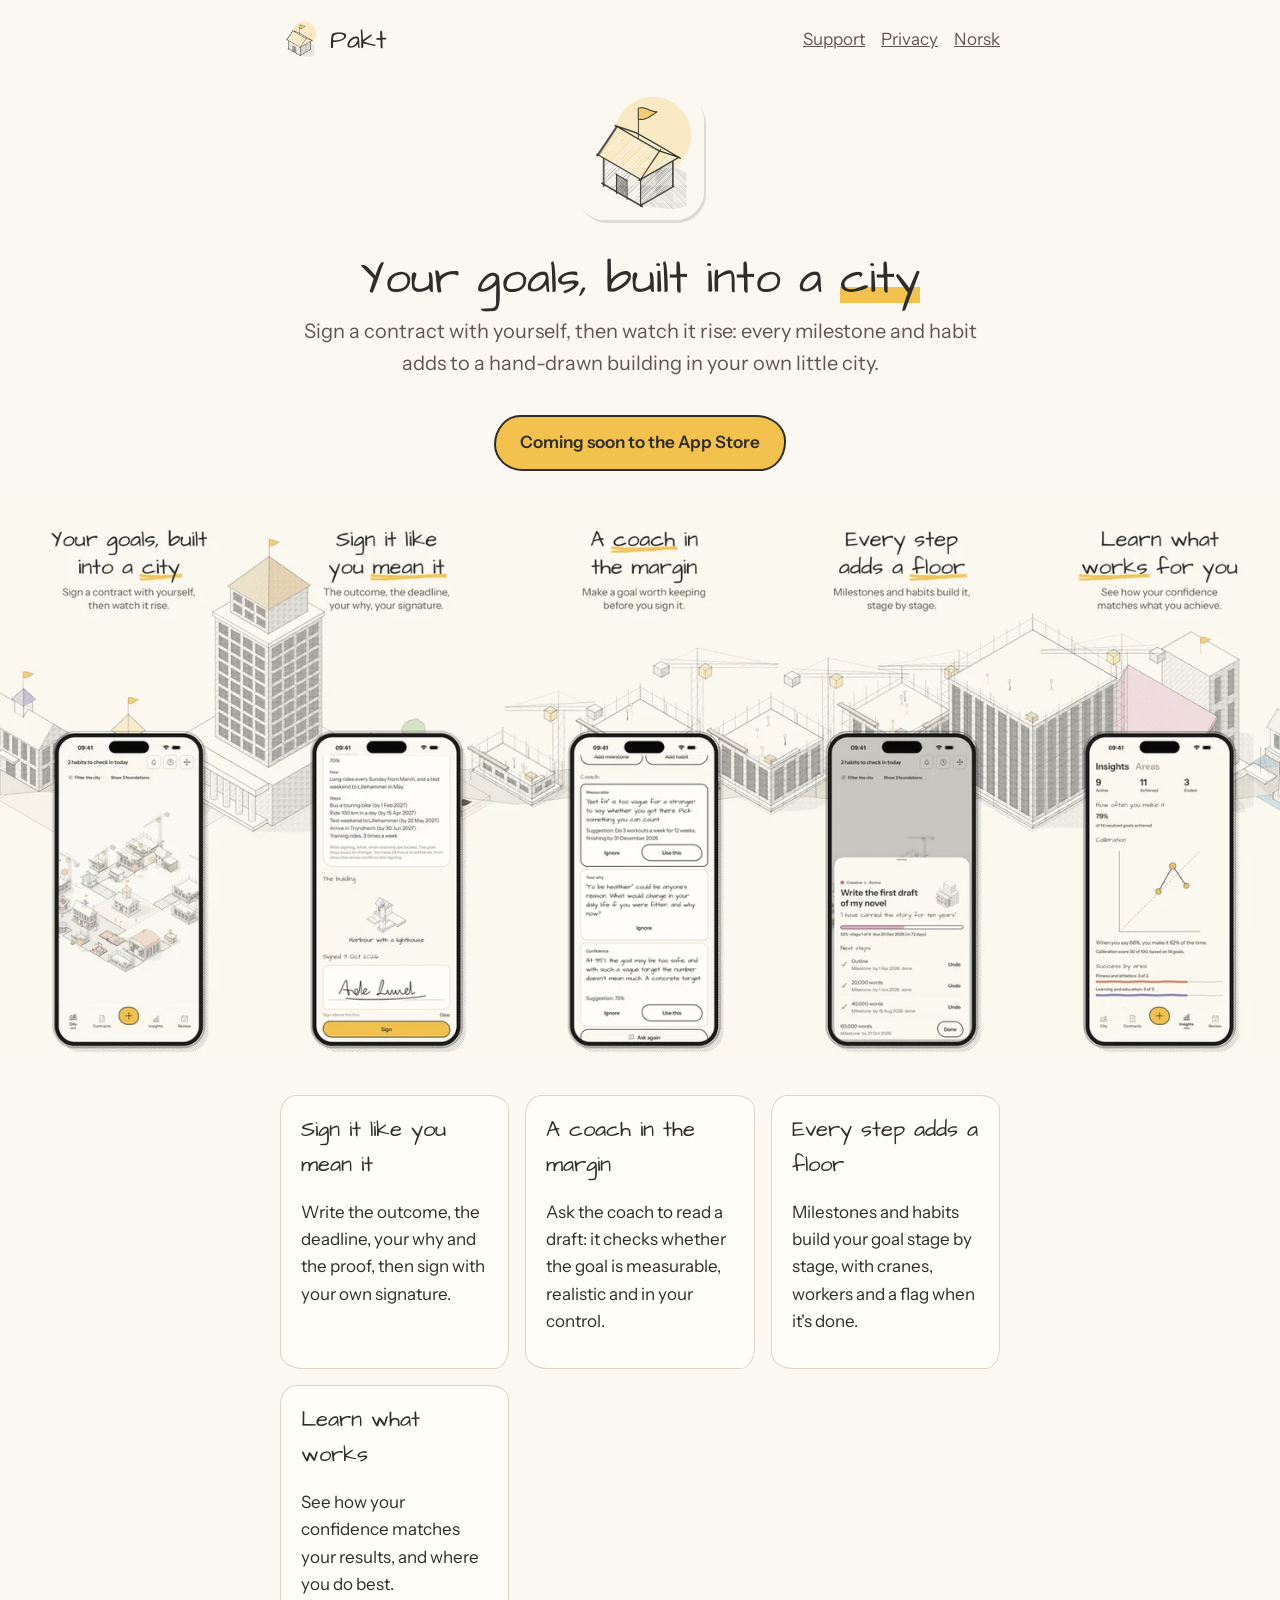
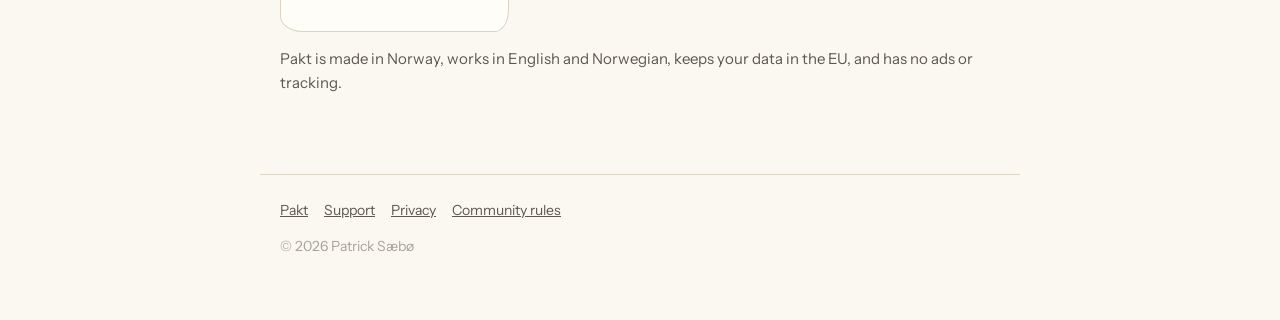
<file: index.html>
<!doctype html>
<html lang="en">
<head>
<meta charset="utf-8">
<meta name="viewport" content="width=device-width, initial-scale=1">
<title>Pakt: goals that build your city</title>
<meta name="description" content="Sign a contract with yourself and watch each goal rise as a hand-drawn building in your own little city.">
<link rel="icon" href="img/favicon.png">
<link rel="apple-touch-icon" href="img/apple-touch-icon.png">
<link rel="preconnect" href="https://fonts.googleapis.com"><link rel="preconnect" href="https://fonts.gstatic.com" crossorigin><link href="https://fonts.googleapis.com/css2?family=Instrument+Sans:wght@400;600&display=swap" rel="stylesheet">
<link rel="stylesheet" href="style.css">
</head>
<body>
<header class="top">
  <a class="brand" href="./"><img src="img/icon.png" alt="">Pakt</a>
  <nav><a href="support.html">Support</a><a href="privacy.html">Privacy</a><a href="nb/" lang="nb">Norsk</a></nav>
</header>
<main>
<section class="hero">
  <img class="icon" src="img/icon.png" alt="The Pakt app icon: a pencil-drawn house with a yellow flag">
  <h1>Your goals, built into a <mark>city</mark></h1>
  <p class="lead">Sign a contract with yourself, then watch it rise: every milestone and habit adds to a hand-drawn building in your own little city.</p>
  <span class="badge">Coming soon to the App Store</span>
</section>
<div class="gallery"><img src="img/gallery-en.webp" alt="Six App Store screenshots joined by one pencil-drawn city: the city, signing a contract, the coach, a building's progress, insights, and the city on a snowy night"></div>
<div class="features">
  <div><h3>Sign it like you mean it</h3><p>Write the outcome, the deadline, your why and the proof, then sign with your own signature.</p></div>
  <div><h3>A coach in the margin</h3><p>Ask the coach to read a draft: it checks whether the goal is measurable, realistic and in your control.</p></div>
  <div><h3>Every step adds a floor</h3><p>Milestones and habits build your goal stage by stage, with cranes, workers and a flag when it's done.</p></div>
  <div><h3>Learn what works</h3><p>See how your confidence matches your results, and where you do best.</p></div>
</div>
<p class="note">Pakt is made in Norway, works in English and Norwegian, keeps your data in the EU, and has no ads or tracking.</p>
</main>
<footer>
  <a href="./">Pakt</a><a href="support.html">Support</a><a href="privacy.html">Privacy</a><a href="community.html">Community rules</a>
  <p>© 2026 Patrick Sæbø</p>
</footer>
</body>
</html>
</file>
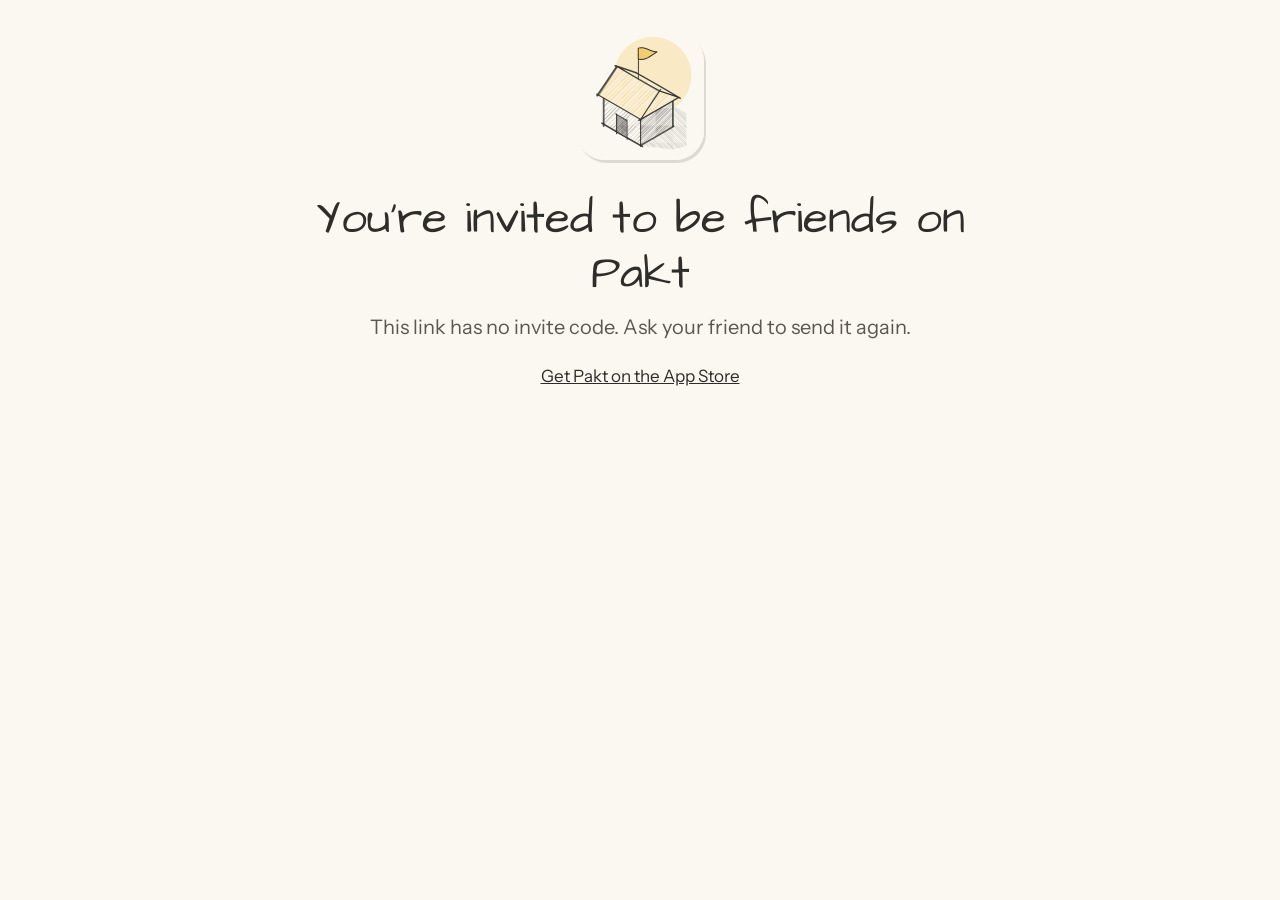
<file: add/index.html>
<!doctype html>
<html lang="en">
<head>
<meta charset="utf-8">
<meta name="viewport" content="width=device-width, initial-scale=1">
<meta name="robots" content="noindex">
<title>Pakt: an invite</title>
<link rel="icon" href="../img/favicon.png">
<link rel="apple-touch-icon" href="../img/apple-touch-icon.png">
<link rel="preconnect" href="https://fonts.googleapis.com"><link rel="preconnect" href="https://fonts.gstatic.com" crossorigin><link href="https://fonts.googleapis.com/css2?family=Instrument+Sans:wght@400;600&display=swap" rel="stylesheet">
<link rel="stylesheet" href="../style.css">
</head>
<body>
<main>
<section class="hero">
  <img class="icon" src="../img/icon.png" alt="">
  <h1 id="title">You're invited to be friends on Pakt</h1>
  <p class="lead" id="lead">Open the invite in Pakt to add your friend.</p>
  <p><a class="badge" id="open" href="#">Open in Pakt</a></p>
  <p id="code-line"><span id="code-label">Or enter this code in Pakt, under Town hall, Friends:</span> <strong id="code"></strong></p>
  <p><a id="store" href="https://apps.apple.com/app/id6820449724">Get Pakt on the App Store</a></p>
</section>
</main>
<script>
(function () {
  var code = (location.hash || "").slice(1).toUpperCase().replace(/[^0-9A-Z]/g, "");
  var valid = /^[0-9A-HJKMNP-TV-Z]{10}$/.test(code);
  var nb = /^(nb|no|nn)/i.test(navigator.language || "");
  var t = nb ? {
    title: "Du er invitert til å bli venner på Pakt",
    lead: "Åpne invitasjonen i Pakt for å legge til vennen din.",
    open: "Åpne i Pakt",
    code: "Eller skriv inn denne koden i Pakt, under Rådhuset, Venner:",
    store: "Hent Pakt i App Store",
    bad: "Denne lenken mangler en invitasjonskode. Be vennen din sende den på nytt."
  } : {
    title: "You're invited to be friends on Pakt",
    lead: "Open the invite in Pakt to add your friend.",
    open: "Open in Pakt",
    code: "Or enter this code in Pakt, under Town hall, Friends:",
    store: "Get Pakt on the App Store",
    bad: "This link has no invite code. Ask your friend to send it again."
  };
  document.documentElement.lang = nb ? "nb" : "en";
  document.title = nb ? "Pakt: en invitasjon" : "Pakt: an invite";
  document.getElementById("title").textContent = t.title;
  document.getElementById("store").textContent = t.store;
  if (!valid) {
    document.getElementById("lead").textContent = t.bad;
    document.getElementById("open").style.display = "none";
    document.getElementById("code-line").style.display = "none";
    return;
  }
  document.getElementById("lead").textContent = t.lead;
  document.getElementById("open").textContent = t.open;
  document.getElementById("open").href = "pakt://add/" + code;
  document.getElementById("code-label").textContent = t.code;
  document.getElementById("code").textContent = code.slice(0, 5) + " " + code.slice(5);
})();
</script>
</body>
</html>
</file>
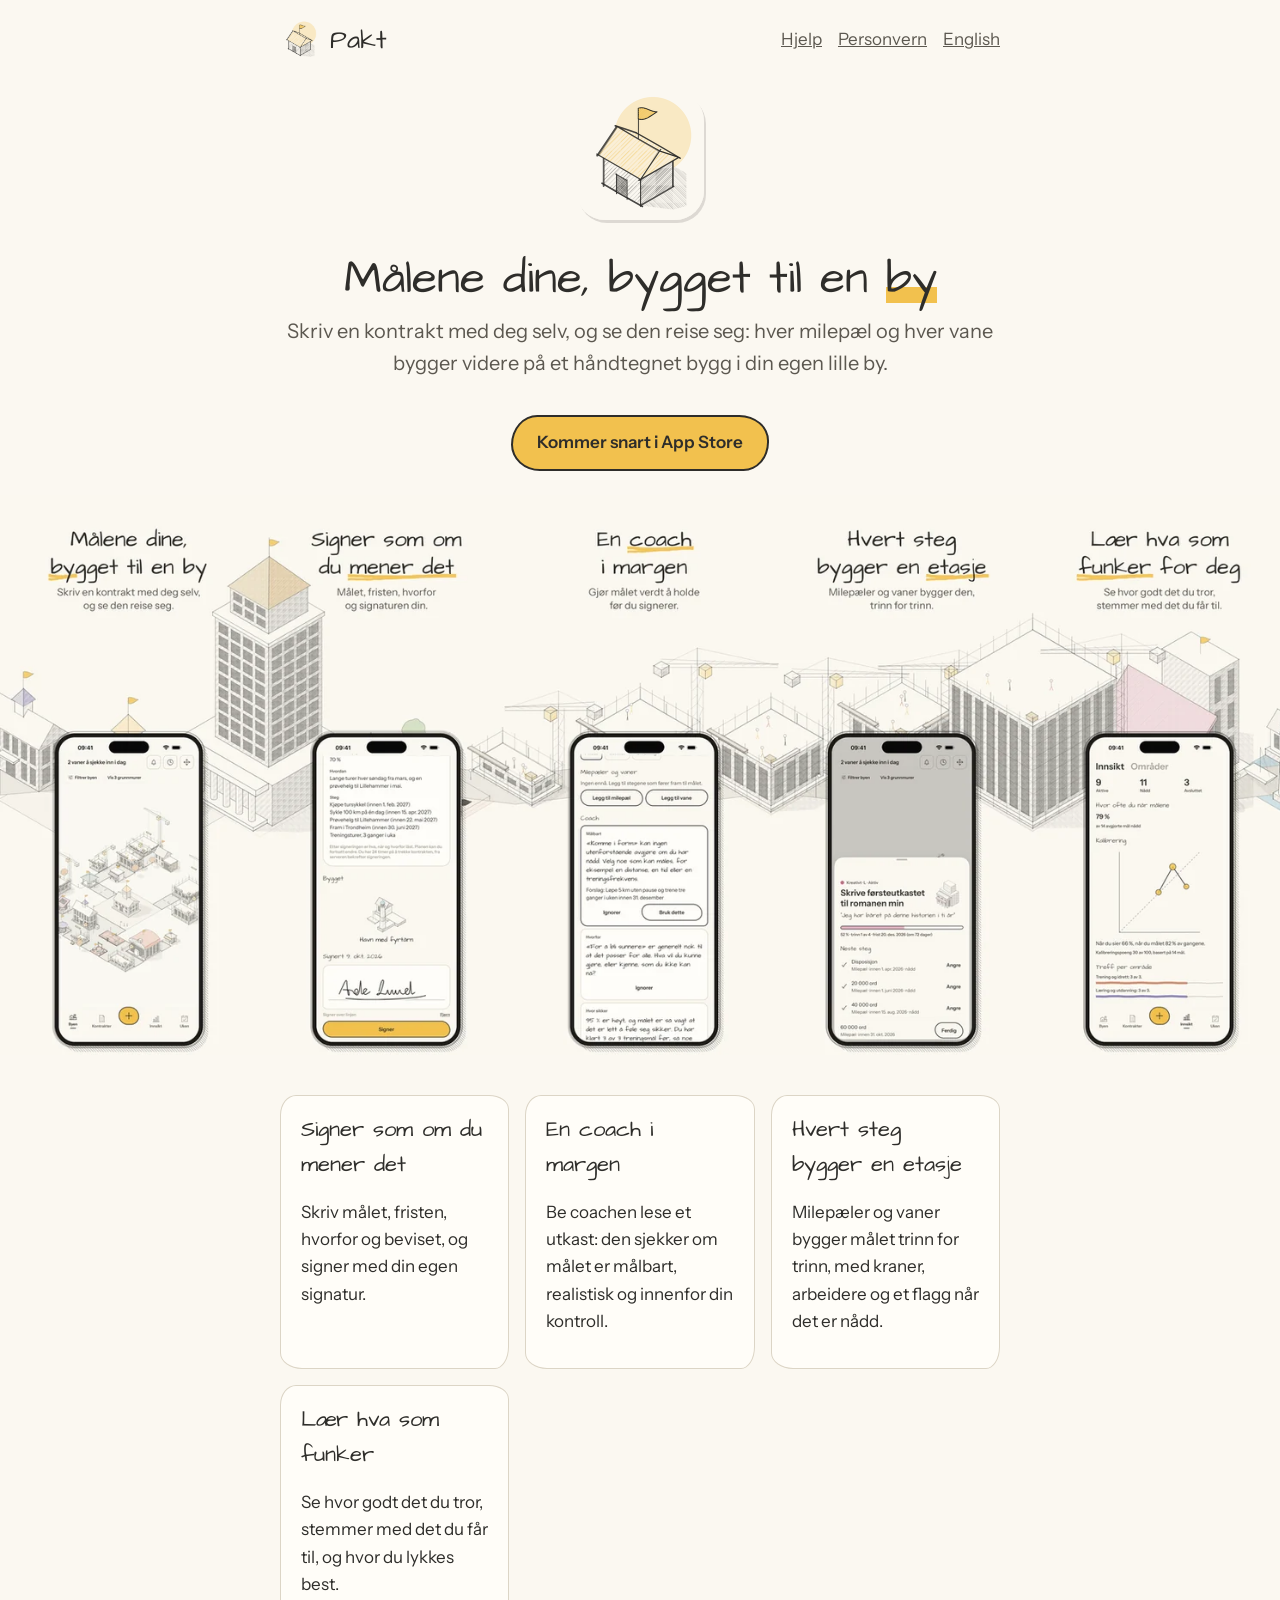
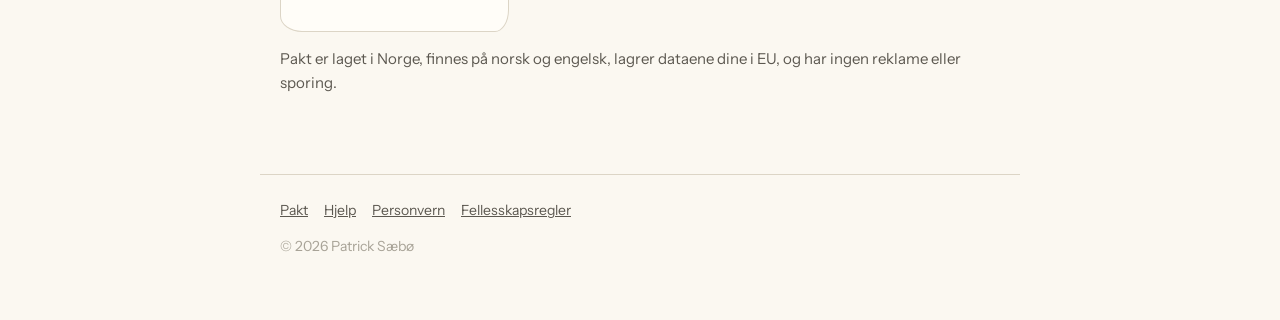
<file: nb/index.html>
<!doctype html>
<html lang="nb">
<head>
<meta charset="utf-8">
<meta name="viewport" content="width=device-width, initial-scale=1">
<title>Pakt: mål som bygger byen din</title>
<meta name="description" content="Skriv en kontrakt med deg selv, og se hvert mål reise seg som et håndtegnet bygg i din egen lille by.">
<link rel="icon" href="../img/favicon.png">
<link rel="apple-touch-icon" href="../img/apple-touch-icon.png">
<link rel="preconnect" href="https://fonts.googleapis.com"><link rel="preconnect" href="https://fonts.gstatic.com" crossorigin><link href="https://fonts.googleapis.com/css2?family=Instrument+Sans:wght@400;600&display=swap" rel="stylesheet">
<link rel="stylesheet" href="../style.css">
</head>
<body>
<header class="top">
  <a class="brand" href="./"><img src="../img/icon.png" alt="">Pakt</a>
  <nav><a href="support.html">Hjelp</a><a href="privacy.html">Personvern</a><a href="../" lang="en">English</a></nav>
</header>
<main>
<section class="hero">
  <img class="icon" src="../img/icon.png" alt="Pakt-ikonet: et blyanttegnet hus med gult flagg">
  <h1>Målene dine, bygget til en <mark>by</mark></h1>
  <p class="lead">Skriv en kontrakt med deg selv, og se den reise seg: hver milepæl og hver vane bygger videre på et håndtegnet bygg i din egen lille by.</p>
  <span class="badge">Kommer snart i App Store</span>
</section>
<div class="gallery"><img src="../img/gallery-nb.webp" alt="Seks skjermbilder fra App Store, bundet sammen av én blyanttegnet by: byen, signering av en kontrakt, coachen, et byggs framdrift, innsikt og byen en snøfull natt"></div>
<div class="features">
  <div><h3>Signer som om du mener det</h3><p>Skriv målet, fristen, hvorfor og beviset, og signer med din egen signatur.</p></div>
  <div><h3>En coach i margen</h3><p>Be coachen lese et utkast: den sjekker om målet er målbart, realistisk og innenfor din kontroll.</p></div>
  <div><h3>Hvert steg bygger en etasje</h3><p>Milepæler og vaner bygger målet trinn for trinn, med kraner, arbeidere og et flagg når det er nådd.</p></div>
  <div><h3>Lær hva som funker</h3><p>Se hvor godt det du tror, stemmer med det du får til, og hvor du lykkes best.</p></div>
</div>
<p class="note">Pakt er laget i Norge, finnes på norsk og engelsk, lagrer dataene dine i EU, og har ingen reklame eller sporing.</p>
</main>
<footer>
  <a href="./">Pakt</a><a href="support.html">Hjelp</a><a href="privacy.html">Personvern</a><a href="community.html">Fellesskapsregler</a>
  <p>© 2026 Patrick Sæbø</p>
</footer>
</body>
</html>
</file>
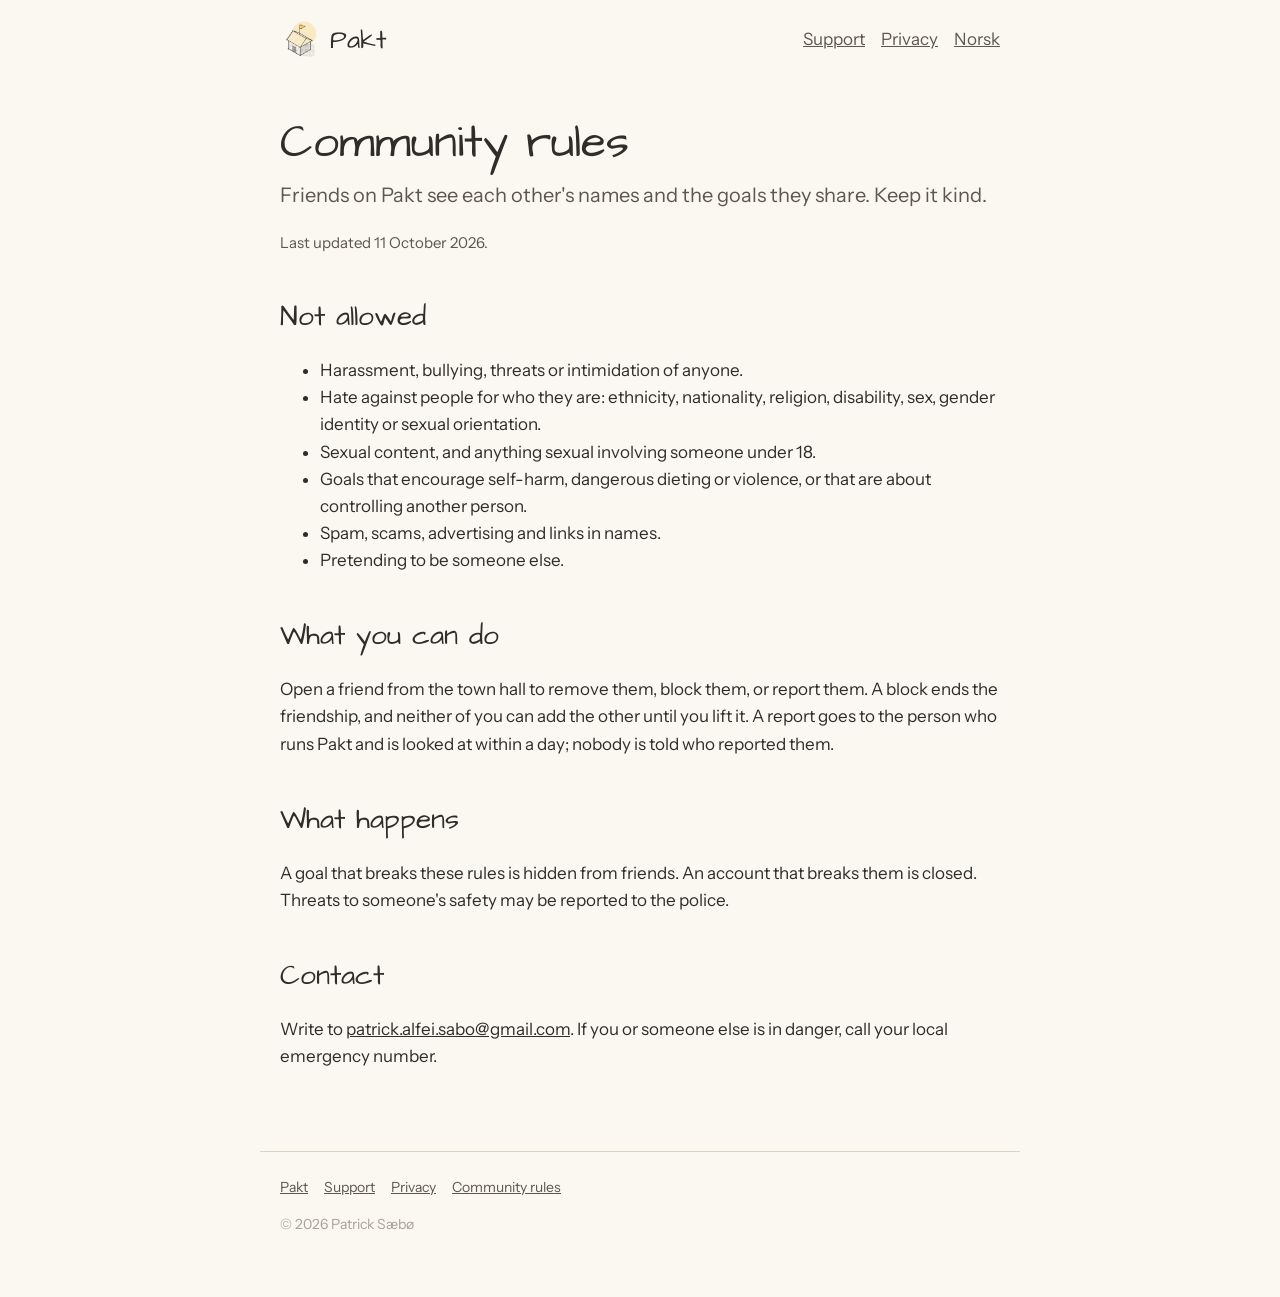
<file: community.html>
<!doctype html>
<html lang="en">
<head>
<meta charset="utf-8">
<meta name="viewport" content="width=device-width, initial-scale=1">
<title>Pakt community rules</title>
<meta name="description" content="What's allowed between friends on Pakt, and what happens when someone breaks the rules.">
<link rel="icon" href="img/favicon.png">
<link rel="apple-touch-icon" href="img/apple-touch-icon.png">
<link rel="preconnect" href="https://fonts.googleapis.com"><link rel="preconnect" href="https://fonts.gstatic.com" crossorigin><link href="https://fonts.googleapis.com/css2?family=Instrument+Sans:wght@400;600&display=swap" rel="stylesheet">
<link rel="stylesheet" href="style.css">
</head>
<body>
<header class="top">
  <a class="brand" href="./"><img src="img/icon.png" alt="">Pakt</a>
  <nav><a href="support.html">Support</a><a href="privacy.html">Privacy</a><a href="nb/community.html" lang="nb">Norsk</a></nav>
</header>
<main>
<h1>Community rules</h1>
<p class="lead">Friends on Pakt see each other's names and the goals they share. Keep it kind.</p>
<p class="note">Last updated 11 October 2026.</p>
<h2>Not allowed</h2>
<ul>
<li>Harassment, bullying, threats or intimidation of anyone.</li>
<li>Hate against people for who they are: ethnicity, nationality, religion, disability, sex, gender identity or sexual orientation.</li>
<li>Sexual content, and anything sexual involving someone under 18.</li>
<li>Goals that encourage self-harm, dangerous dieting or violence, or that are about controlling another person.</li>
<li>Spam, scams, advertising and links in names.</li>
<li>Pretending to be someone else.</li>
</ul>
<h2>What you can do</h2>
<p>Open a friend from the town hall to remove them, block them, or report them. A block ends the friendship, and neither of you can add the other until you lift it. A report goes to the person who runs Pakt and is looked at within a day; nobody is told who reported them.</p>
<h2>What happens</h2>
<p>A goal that breaks these rules is hidden from friends. An account that breaks them is closed. Threats to someone's safety may be reported to the police.</p>
<h2>Contact</h2>
<p>Write to <a href="mailto:patrick.alfei.sabo@gmail.com">patrick.alfei.sabo@gmail.com</a>. If you or someone else is in danger, call your local emergency number.</p>
</main>
<footer>
  <a href="./">Pakt</a><a href="support.html">Support</a><a href="privacy.html">Privacy</a><a href="community.html">Community rules</a>
  <p>© 2026 Patrick Sæbø</p>
</footer>
</body>
</html>
</file>
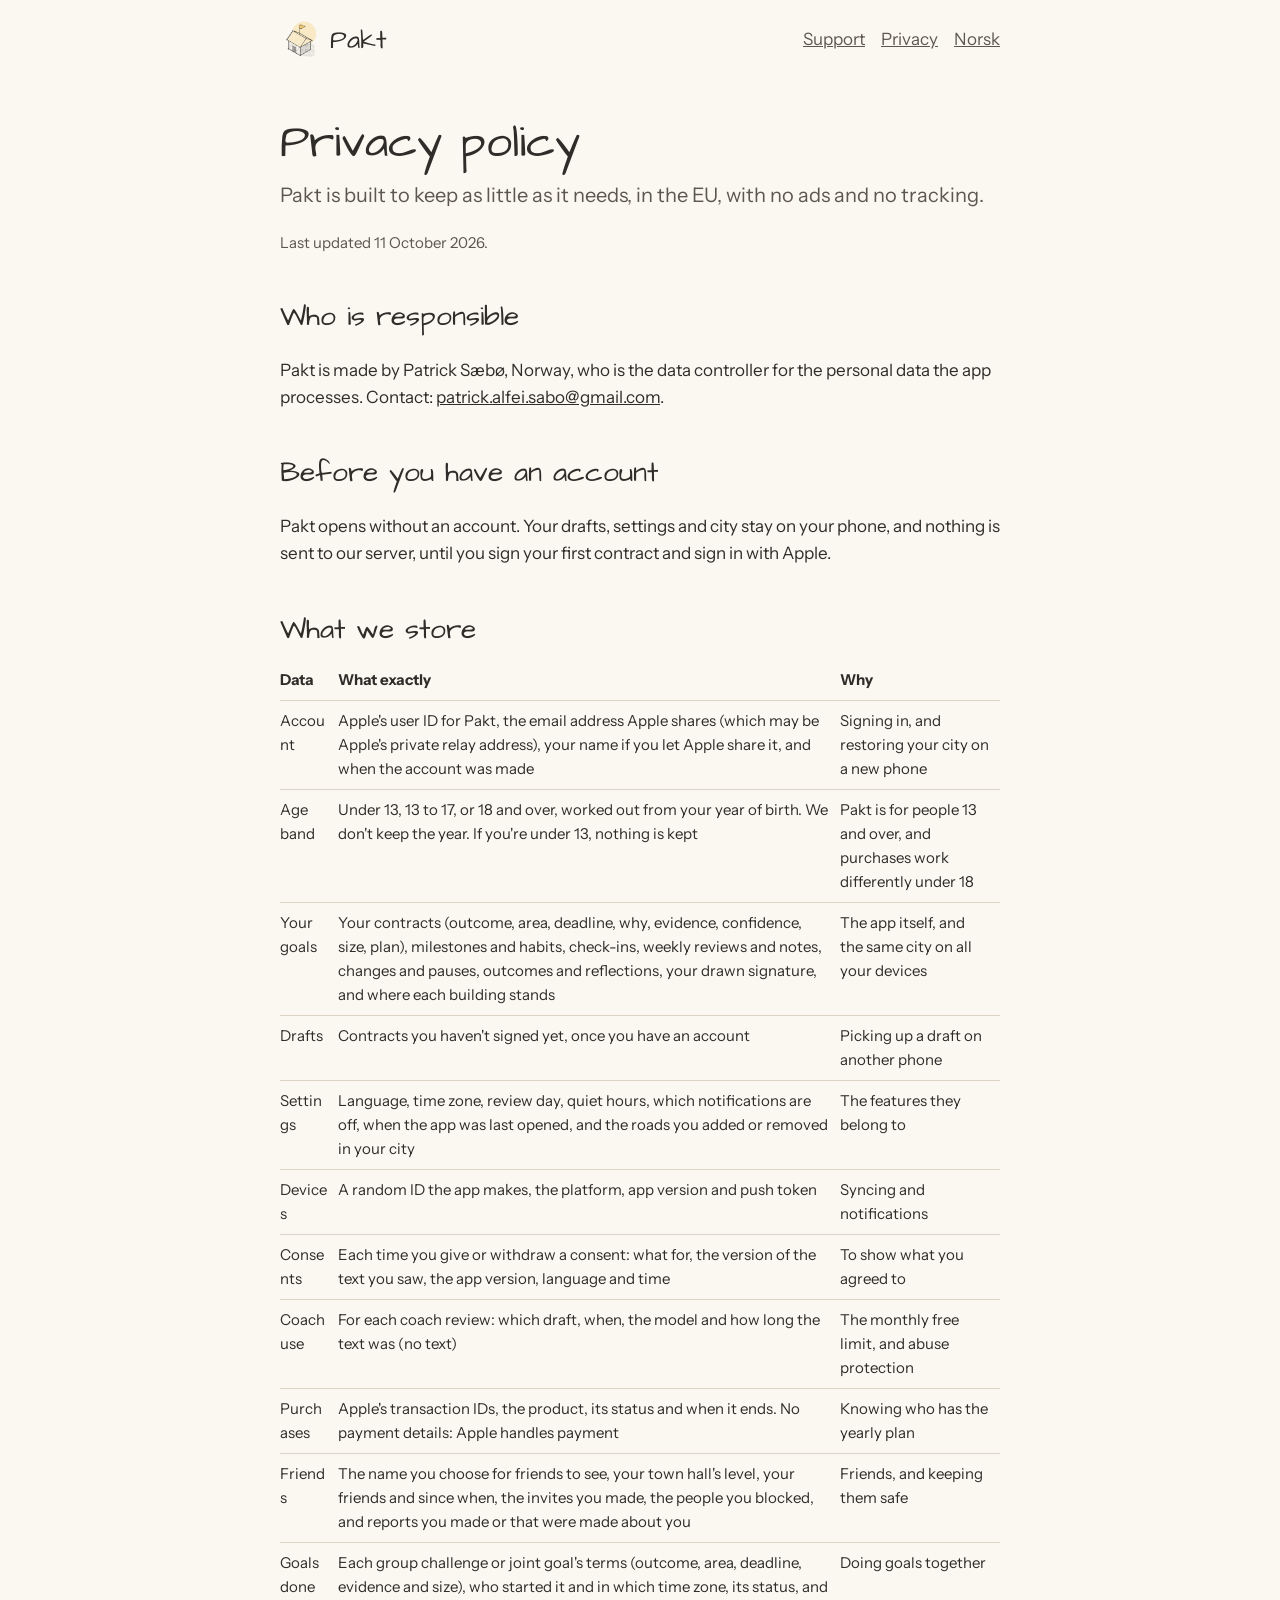
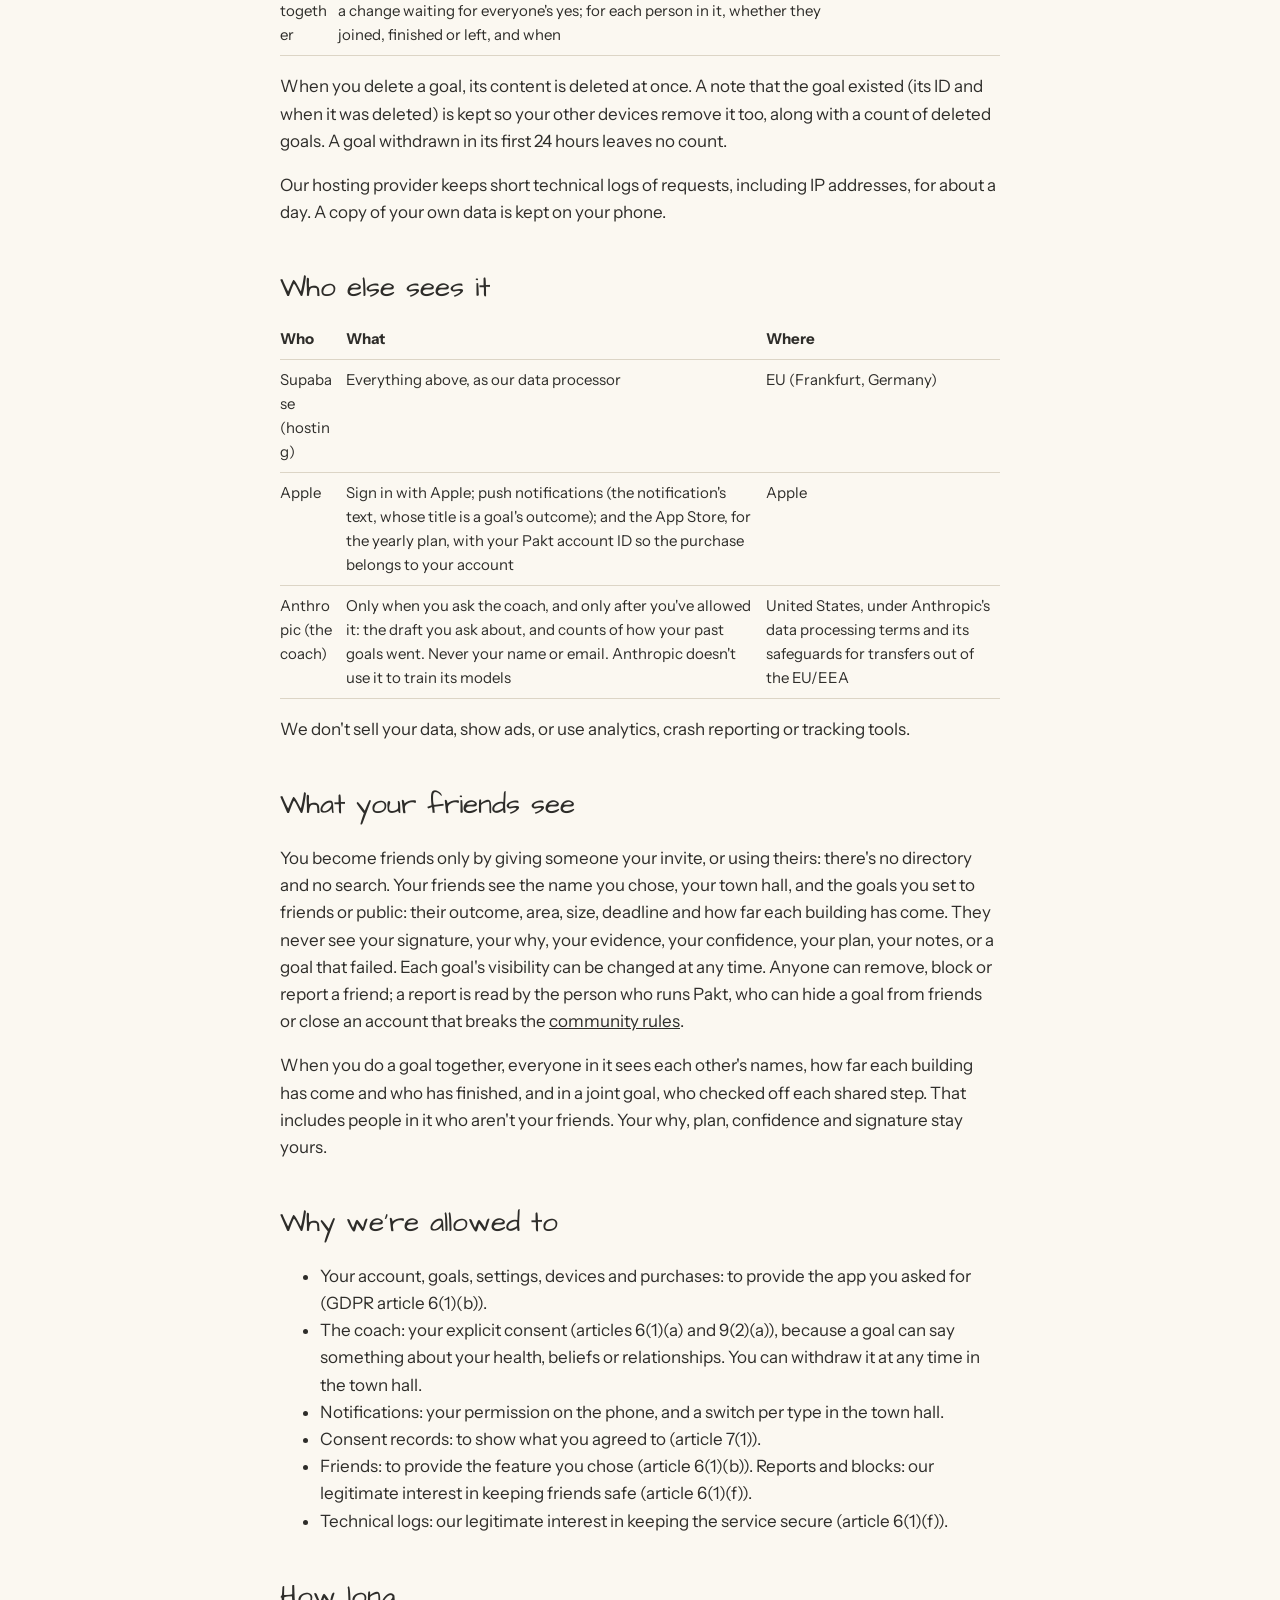
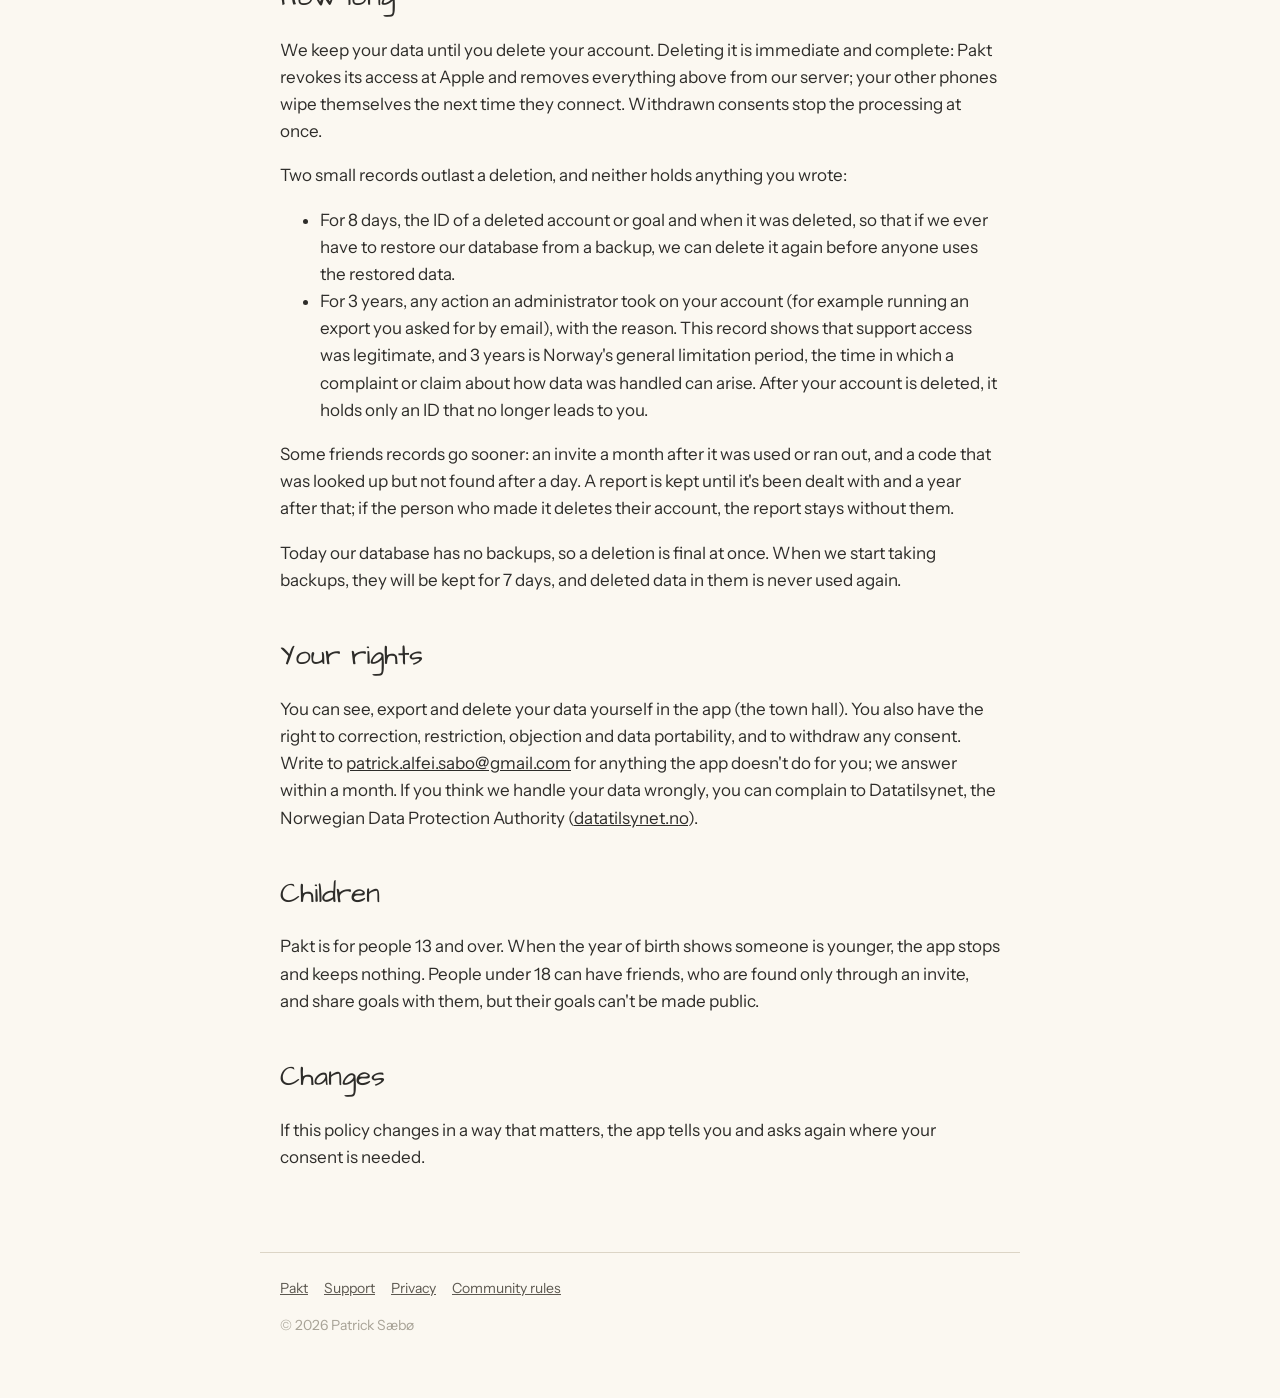
<file: privacy.html>
<!doctype html>
<html lang="en">
<head>
<meta charset="utf-8">
<meta name="viewport" content="width=device-width, initial-scale=1">
<title>Pakt privacy policy</title>
<meta name="description" content="What Pakt stores, why, who else sees it, and your rights.">
<link rel="icon" href="img/favicon.png">
<link rel="apple-touch-icon" href="img/apple-touch-icon.png">
<link rel="preconnect" href="https://fonts.googleapis.com"><link rel="preconnect" href="https://fonts.gstatic.com" crossorigin><link href="https://fonts.googleapis.com/css2?family=Instrument+Sans:wght@400;600&display=swap" rel="stylesheet">
<link rel="stylesheet" href="style.css">
</head>
<body>
<header class="top">
  <a class="brand" href="./"><img src="img/icon.png" alt="">Pakt</a>
  <nav><a href="support.html">Support</a><a href="privacy.html">Privacy</a><a href="nb/privacy.html" lang="nb">Norsk</a></nav>
</header>
<main>
<h1>Privacy policy</h1>
<p class="lead">Pakt is built to keep as little as it needs, in the EU, with no ads and no tracking.</p>
<p class="note">Last updated 11 October 2026.</p>

<h2>Who is responsible</h2>
<p>Pakt is made by Patrick Sæbø, Norway, who is the data controller for the personal data the app processes. Contact: <a href="mailto:patrick.alfei.sabo@gmail.com">patrick.alfei.sabo@gmail.com</a>.</p>

<h2>Before you have an account</h2>
<p>Pakt opens without an account. Your drafts, settings and city stay on your phone, and nothing is sent to our server, until you sign your first contract and sign in with Apple.</p>

<h2>What we store</h2>
<table>
<tr><th>Data</th><th>What exactly</th><th>Why</th></tr>
<tr><td>Account</td><td>Apple's user ID for Pakt, the email address Apple shares (which may be Apple's private relay address), your name if you let Apple share it, and when the account was made</td><td>Signing in, and restoring your city on a new phone</td></tr>
<tr><td>Age band</td><td>Under 13, 13 to 17, or 18 and over, worked out from your year of birth. We don't keep the year. If you're under 13, nothing is kept</td><td>Pakt is for people 13 and over, and purchases work differently under 18</td></tr>
<tr><td>Your goals</td><td>Your contracts (outcome, area, deadline, why, evidence, confidence, size, plan), milestones and habits, check-ins, weekly reviews and notes, changes and pauses, outcomes and reflections, your drawn signature, and where each building stands</td><td>The app itself, and the same city on all your devices</td></tr>
<tr><td>Drafts</td><td>Contracts you haven't signed yet, once you have an account</td><td>Picking up a draft on another phone</td></tr>
<tr><td>Settings</td><td>Language, time zone, review day, quiet hours, which notifications are off, when the app was last opened, and the roads you added or removed in your city</td><td>The features they belong to</td></tr>
<tr><td>Devices</td><td>A random ID the app makes, the platform, app version and push token</td><td>Syncing and notifications</td></tr>
<tr><td>Consents</td><td>Each time you give or withdraw a consent: what for, the version of the text you saw, the app version, language and time</td><td>To show what you agreed to</td></tr>
<tr><td>Coach use</td><td>For each coach review: which draft, when, the model and how long the text was (no text)</td><td>The monthly free limit, and abuse protection</td></tr>
<tr><td>Purchases</td><td>Apple's transaction IDs, the product, its status and when it ends. No payment details: Apple handles payment</td><td>Knowing who has the yearly plan</td></tr>
<tr><td>Friends</td><td>The name you choose for friends to see, your town hall's level, your friends and since when, the invites you made, the people you blocked, and reports you made or that were made about you</td><td>Friends, and keeping them safe</td></tr>
<tr><td>Goals done together</td><td>Each group challenge or joint goal's terms (outcome, area, deadline, evidence and size), who started it and in which time zone, its status, and a change waiting for everyone's yes; for each person in it, whether they joined, finished or left, and when</td><td>Doing goals together</td></tr>
</table>
<p>When you delete a goal, its content is deleted at once. A note that the goal existed (its ID and when it was deleted) is kept so your other devices remove it too, along with a count of deleted goals. A goal withdrawn in its first 24 hours leaves no count.</p>
<p>Our hosting provider keeps short technical logs of requests, including IP addresses, for about a day. A copy of your own data is kept on your phone.</p>

<h2>Who else sees it</h2>
<table>
<tr><th>Who</th><th>What</th><th>Where</th></tr>
<tr><td>Supabase (hosting)</td><td>Everything above, as our data processor</td><td>EU (Frankfurt, Germany)</td></tr>
<tr><td>Apple</td><td>Sign in with Apple; push notifications (the notification's text, whose title is a goal's outcome); and the App Store, for the yearly plan, with your Pakt account ID so the purchase belongs to your account</td><td>Apple</td></tr>
<tr><td>Anthropic (the coach)</td><td>Only when you ask the coach, and only after you've allowed it: the draft you ask about, and counts of how your past goals went. Never your name or email. Anthropic doesn't use it to train its models</td><td>United States, under Anthropic's data processing terms and its safeguards for transfers out of the EU/EEA</td></tr>
</table>
<p>We don't sell your data, show ads, or use analytics, crash reporting or tracking tools.</p>

<h2>What your friends see</h2>
<p>You become friends only by giving someone your invite, or using theirs: there's no directory and no search. Your friends see the name you chose, your town hall, and the goals you set to friends or public: their outcome, area, size, deadline and how far each building has come. They never see your signature, your why, your evidence, your confidence, your plan, your notes, or a goal that failed. Each goal's visibility can be changed at any time. Anyone can remove, block or report a friend; a report is read by the person who runs Pakt, who can hide a goal from friends or close an account that breaks the <a href="community.html">community rules</a>.</p>
<p>When you do a goal together, everyone in it sees each other's names, how far each building has come and who has finished, and in a joint goal, who checked off each shared step. That includes people in it who aren't your friends. Your why, plan, confidence and signature stay yours.</p>

<h2>Why we're allowed to</h2>
<ul>
<li>Your account, goals, settings, devices and purchases: to provide the app you asked for (GDPR article 6(1)(b)).</li>
<li>The coach: your explicit consent (articles 6(1)(a) and 9(2)(a)), because a goal can say something about your health, beliefs or relationships. You can withdraw it at any time in the town hall.</li>
<li>Notifications: your permission on the phone, and a switch per type in the town hall.</li>
<li>Consent records: to show what you agreed to (article 7(1)).</li>
<li>Friends: to provide the feature you chose (article 6(1)(b)). Reports and blocks: our legitimate interest in keeping friends safe (article 6(1)(f)).</li>
<li>Technical logs: our legitimate interest in keeping the service secure (article 6(1)(f)).</li>
</ul>

<h2>How long</h2>
<p>We keep your data until you delete your account. Deleting it is immediate and complete: Pakt revokes its access at Apple and removes everything above from our server; your other phones wipe themselves the next time they connect. Withdrawn consents stop the processing at once.</p>
<p>Two small records outlast a deletion, and neither holds anything you wrote:</p>
<ul>
<li>For 8 days, the ID of a deleted account or goal and when it was deleted, so that if we ever have to restore our database from a backup, we can delete it again before anyone uses the restored data.</li>
<li>For 3 years, any action an administrator took on your account (for example running an export you asked for by email), with the reason. This record shows that support access was legitimate, and 3 years is Norway's general limitation period, the time in which a complaint or claim about how data was handled can arise. After your account is deleted, it holds only an ID that no longer leads to you.</li>
</ul>
<p>Some friends records go sooner: an invite a month after it was used or ran out, and a code that was looked up but not found after a day. A report is kept until it's been dealt with and a year after that; if the person who made it deletes their account, the report stays without them.</p>
<p>Today our database has no backups, so a deletion is final at once. When we start taking backups, they will be kept for 7 days, and deleted data in them is never used again.</p>

<h2>Your rights</h2>
<p>You can see, export and delete your data yourself in the app (the town hall). You also have the right to correction, restriction, objection and data portability, and to withdraw any consent. Write to <a href="mailto:patrick.alfei.sabo@gmail.com">patrick.alfei.sabo@gmail.com</a> for anything the app doesn't do for you; we answer within a month. If you think we handle your data wrongly, you can complain to Datatilsynet, the Norwegian Data Protection Authority (<a href="https://www.datatilsynet.no">datatilsynet.no</a>).</p>

<h2>Children</h2>
<p>Pakt is for people 13 and over. When the year of birth shows someone is younger, the app stops and keeps nothing. People under 18 can have friends, who are found only through an invite, and share goals with them, but their goals can't be made public.</p>

<h2>Changes</h2>
<p>If this policy changes in a way that matters, the app tells you and asks again where your consent is needed.</p>
</main>
<footer>
  <a href="./">Pakt</a><a href="support.html">Support</a><a href="privacy.html">Privacy</a><a href="community.html">Community rules</a>
  <p>© 2026 Patrick Sæbø</p>
</footer>
</body>
</html>
</file>
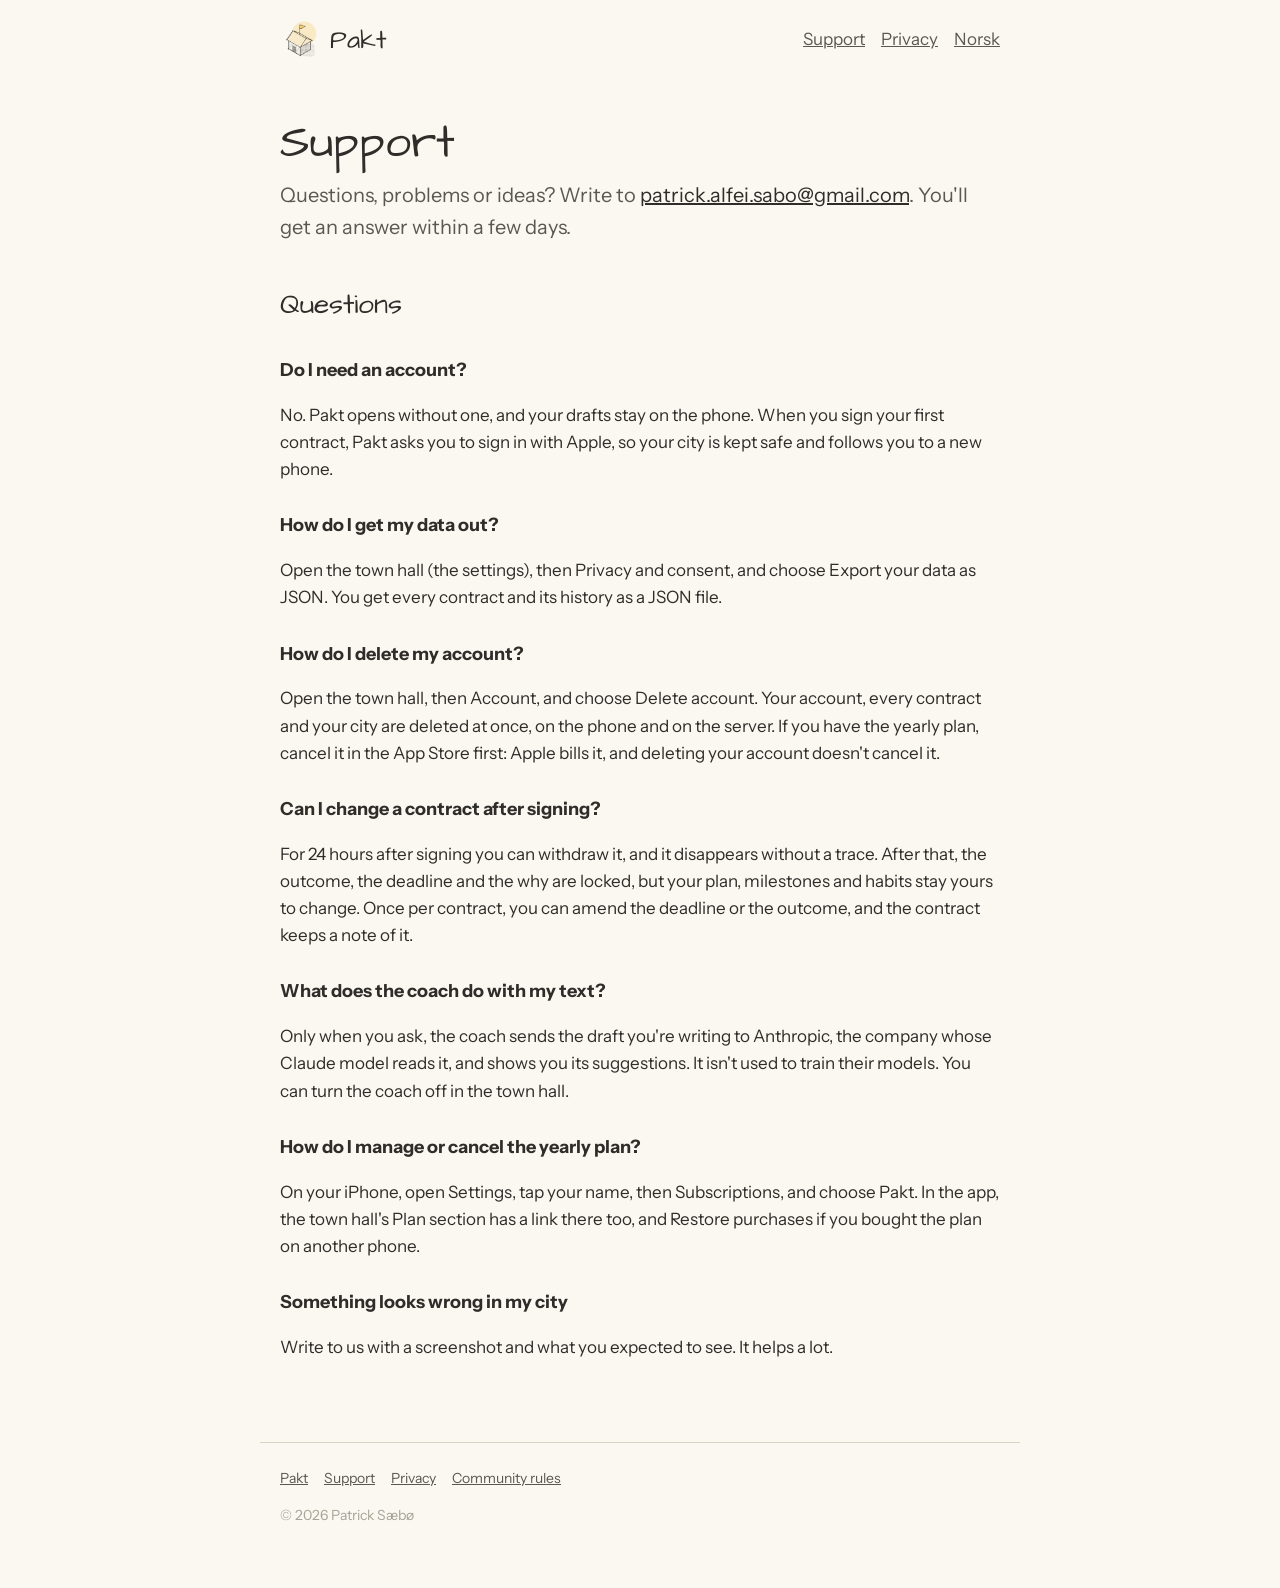
<file: support.html>
<!doctype html>
<html lang="en">
<head>
<meta charset="utf-8">
<meta name="viewport" content="width=device-width, initial-scale=1">
<title>Pakt support</title>
<meta name="description" content="Help with Pakt: your account, your data, the coach and the yearly plan.">
<link rel="icon" href="img/favicon.png">
<link rel="apple-touch-icon" href="img/apple-touch-icon.png">
<link rel="preconnect" href="https://fonts.googleapis.com"><link rel="preconnect" href="https://fonts.gstatic.com" crossorigin><link href="https://fonts.googleapis.com/css2?family=Instrument+Sans:wght@400;600&display=swap" rel="stylesheet">
<link rel="stylesheet" href="style.css">
</head>
<body>
<header class="top">
  <a class="brand" href="./"><img src="img/icon.png" alt="">Pakt</a>
  <nav><a href="support.html">Support</a><a href="privacy.html">Privacy</a><a href="nb/support.html" lang="nb">Norsk</a></nav>
</header>
<main>
<h1>Support</h1>
<p class="lead">Questions, problems or ideas? Write to <a href="mailto:patrick.alfei.sabo@gmail.com">patrick.alfei.sabo@gmail.com</a>. You'll get an answer within a few days.</p>
<h2>Questions</h2>
<h3>Do I need an account?</h3>
<p>No. Pakt opens without one, and your drafts stay on the phone. When you sign your first contract, Pakt asks you to sign in with Apple, so your city is kept safe and follows you to a new phone.</p>
<h3>How do I get my data out?</h3>
<p>Open the town hall (the settings), then Privacy and consent, and choose Export your data as JSON. You get every contract and its history as a JSON file.</p>
<h3>How do I delete my account?</h3>
<p>Open the town hall, then Account, and choose Delete account. Your account, every contract and your city are deleted at once, on the phone and on the server. If you have the yearly plan, cancel it in the App Store first: Apple bills it, and deleting your account doesn't cancel it.</p>
<h3>Can I change a contract after signing?</h3>
<p>For 24 hours after signing you can withdraw it, and it disappears without a trace. After that, the outcome, the deadline and the why are locked, but your plan, milestones and habits stay yours to change. Once per contract, you can amend the deadline or the outcome, and the contract keeps a note of it.</p>
<h3>What does the coach do with my text?</h3>
<p>Only when you ask, the coach sends the draft you're writing to Anthropic, the company whose Claude model reads it, and shows you its suggestions. It isn't used to train their models. You can turn the coach off in the town hall.</p>
<h3>How do I manage or cancel the yearly plan?</h3>
<p>On your iPhone, open Settings, tap your name, then Subscriptions, and choose Pakt. In the app, the town hall's Plan section has a link there too, and Restore purchases if you bought the plan on another phone.</p>
<h3>Something looks wrong in my city</h3>
<p>Write to us with a screenshot and what you expected to see. It helps a lot.</p>
</main>
<footer>
  <a href="./">Pakt</a><a href="support.html">Support</a><a href="privacy.html">Privacy</a><a href="community.html">Community rules</a>
  <p>© 2026 Patrick Sæbø</p>
</footer>
</body>
</html>
</file>
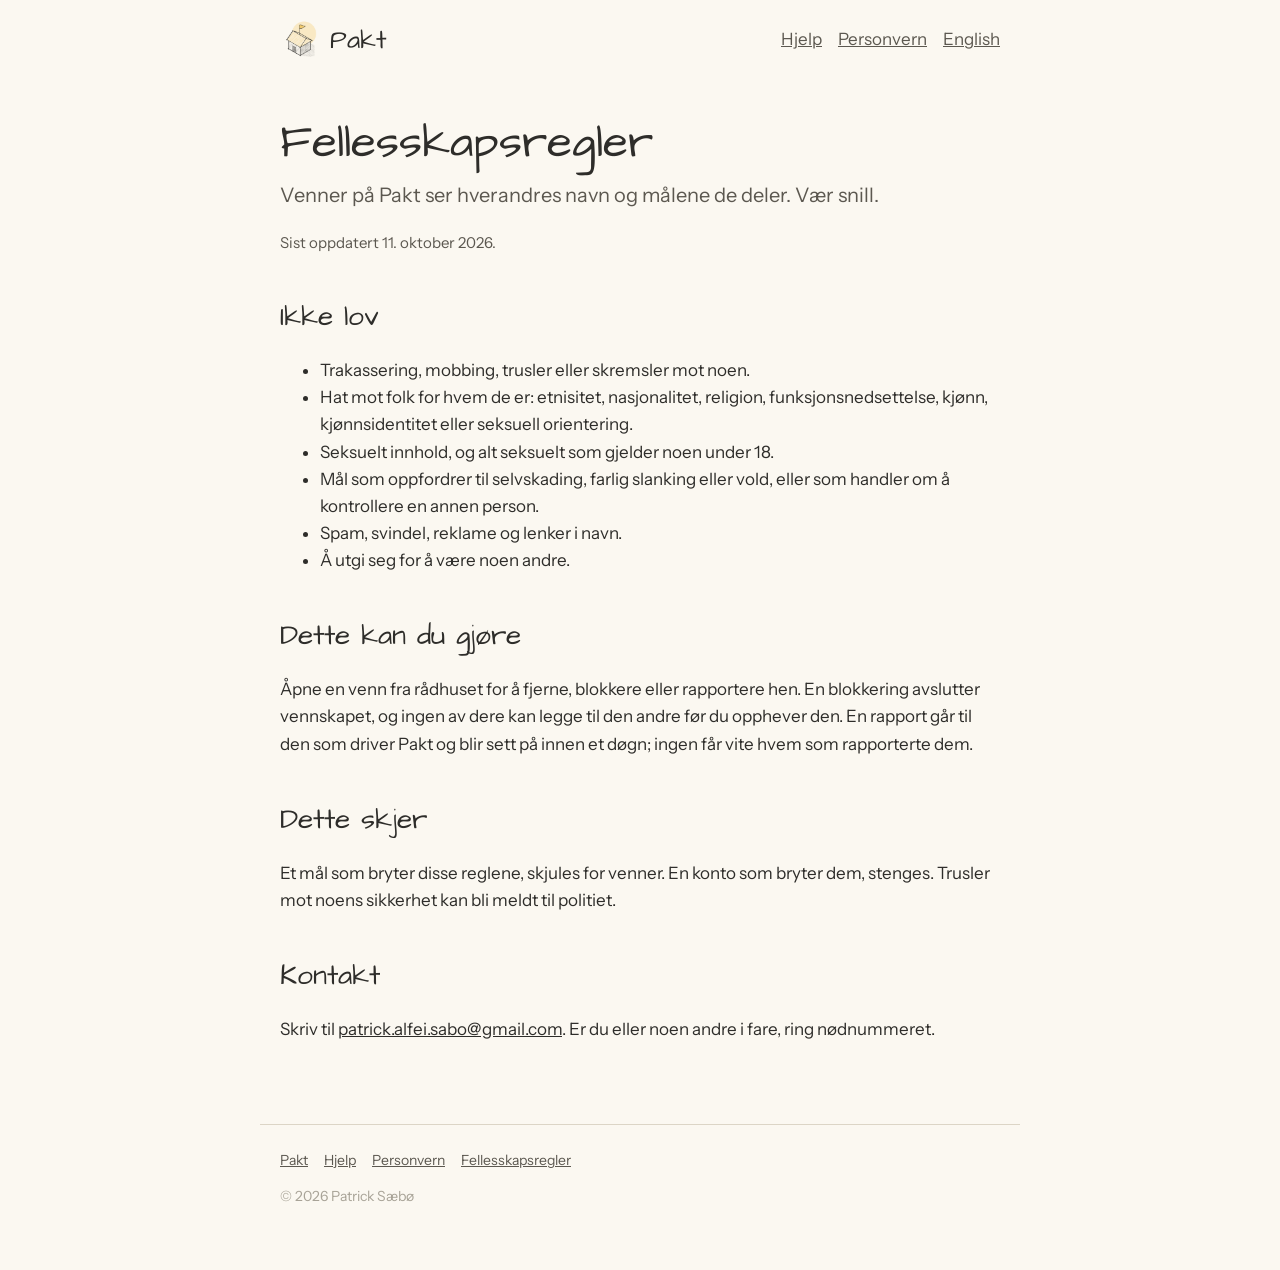
<file: nb/community.html>
<!doctype html>
<html lang="nb">
<head>
<meta charset="utf-8">
<meta name="viewport" content="width=device-width, initial-scale=1">
<title>Pakt: fellesskapsregler</title>
<meta name="description" content="Hva som er greit mellom venner på Pakt, og hva som skjer når noen bryter reglene.">
<link rel="icon" href="../img/favicon.png">
<link rel="apple-touch-icon" href="../img/apple-touch-icon.png">
<link rel="preconnect" href="https://fonts.googleapis.com"><link rel="preconnect" href="https://fonts.gstatic.com" crossorigin><link href="https://fonts.googleapis.com/css2?family=Instrument+Sans:wght@400;600&display=swap" rel="stylesheet">
<link rel="stylesheet" href="../style.css">
</head>
<body>
<header class="top">
  <a class="brand" href="./"><img src="../img/icon.png" alt="">Pakt</a>
  <nav><a href="support.html">Hjelp</a><a href="privacy.html">Personvern</a><a href="../community.html" lang="en">English</a></nav>
</header>
<main>
<h1>Fellesskapsregler</h1>
<p class="lead">Venner på Pakt ser hverandres navn og målene de deler. Vær snill.</p>
<p class="note">Sist oppdatert 11. oktober 2026.</p>
<h2>Ikke lov</h2>
<ul>
<li>Trakassering, mobbing, trusler eller skremsler mot noen.</li>
<li>Hat mot folk for hvem de er: etnisitet, nasjonalitet, religion, funksjonsnedsettelse, kjønn, kjønnsidentitet eller seksuell orientering.</li>
<li>Seksuelt innhold, og alt seksuelt som gjelder noen under 18.</li>
<li>Mål som oppfordrer til selvskading, farlig slanking eller vold, eller som handler om å kontrollere en annen person.</li>
<li>Spam, svindel, reklame og lenker i navn.</li>
<li>Å utgi seg for å være noen andre.</li>
</ul>
<h2>Dette kan du gjøre</h2>
<p>Åpne en venn fra rådhuset for å fjerne, blokkere eller rapportere hen. En blokkering avslutter vennskapet, og ingen av dere kan legge til den andre før du opphever den. En rapport går til den som driver Pakt og blir sett på innen et døgn; ingen får vite hvem som rapporterte dem.</p>
<h2>Dette skjer</h2>
<p>Et mål som bryter disse reglene, skjules for venner. En konto som bryter dem, stenges. Trusler mot noens sikkerhet kan bli meldt til politiet.</p>
<h2>Kontakt</h2>
<p>Skriv til <a href="mailto:patrick.alfei.sabo@gmail.com">patrick.alfei.sabo@gmail.com</a>. Er du eller noen andre i fare, ring nødnummeret.</p>
</main>
<footer>
  <a href="./">Pakt</a><a href="support.html">Hjelp</a><a href="privacy.html">Personvern</a><a href="community.html">Fellesskapsregler</a>
  <p>© 2026 Patrick Sæbø</p>
</footer>
</body>
</html>
</file>
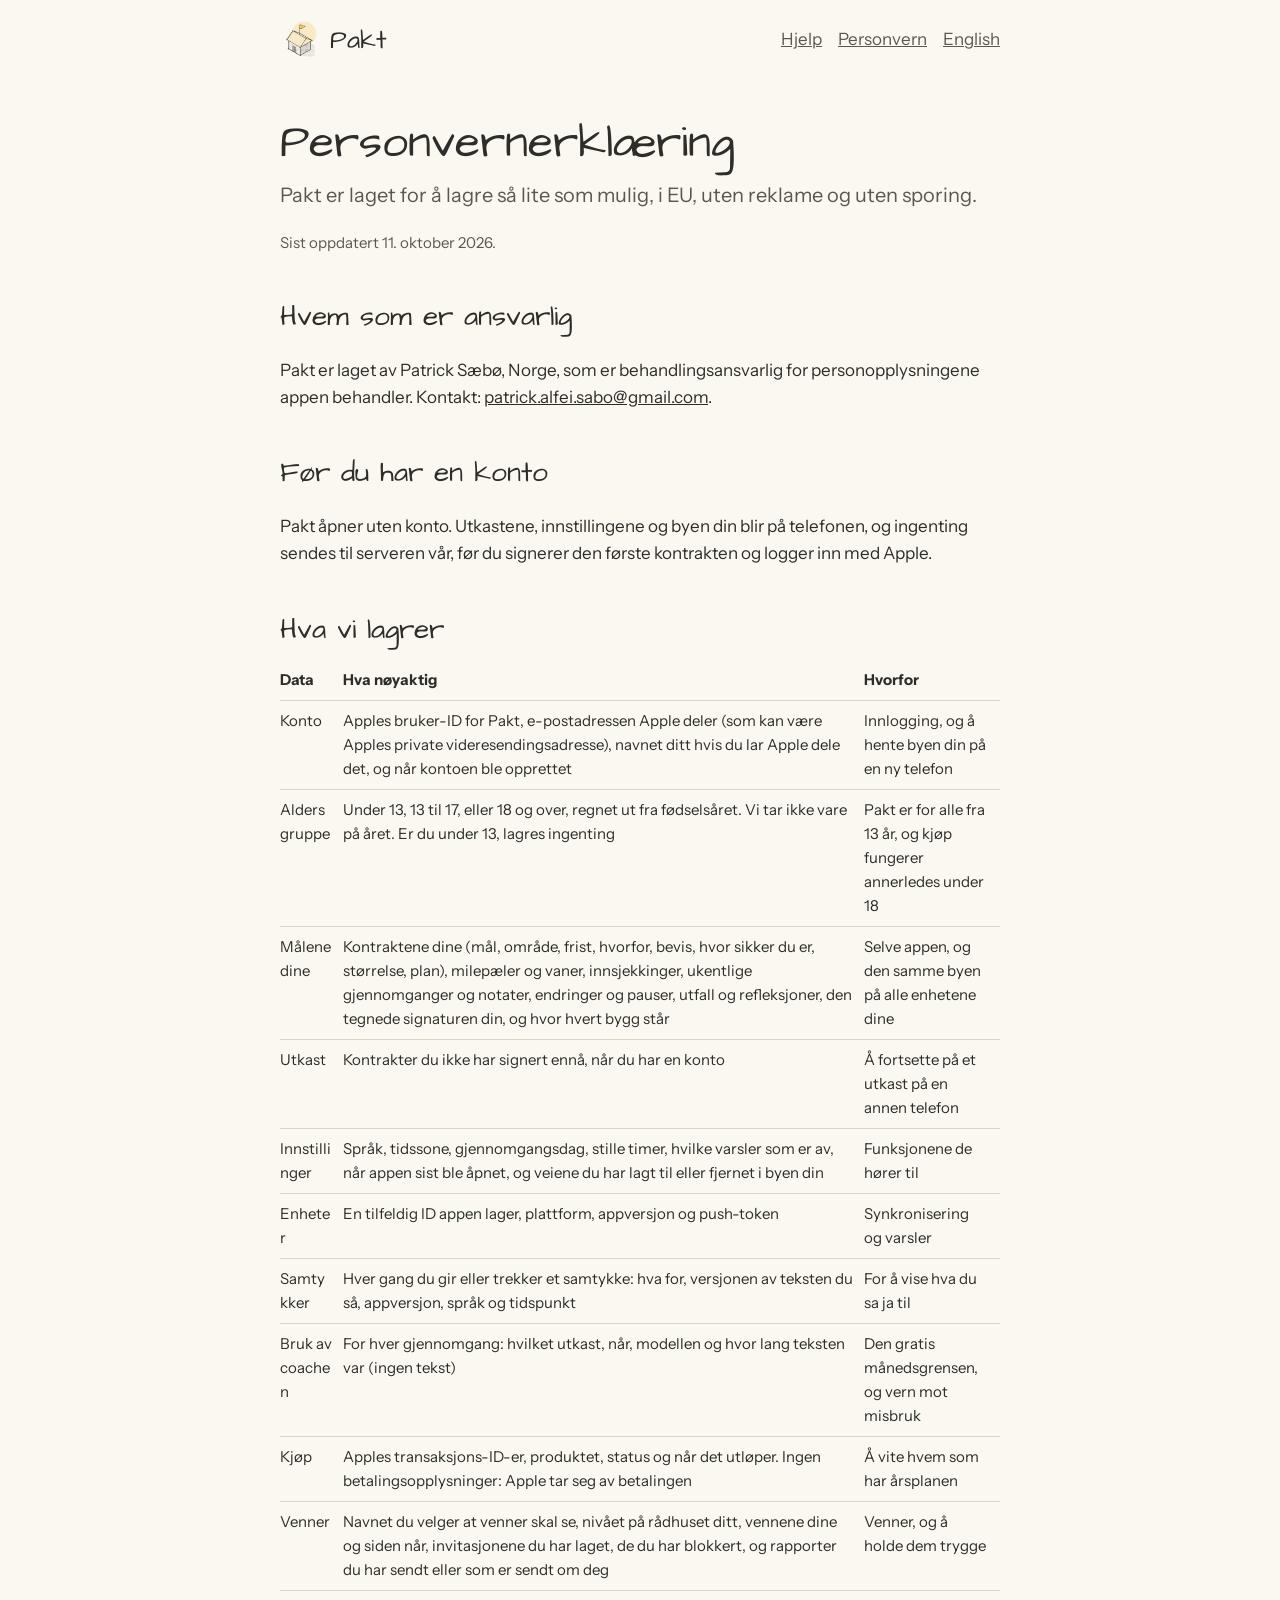
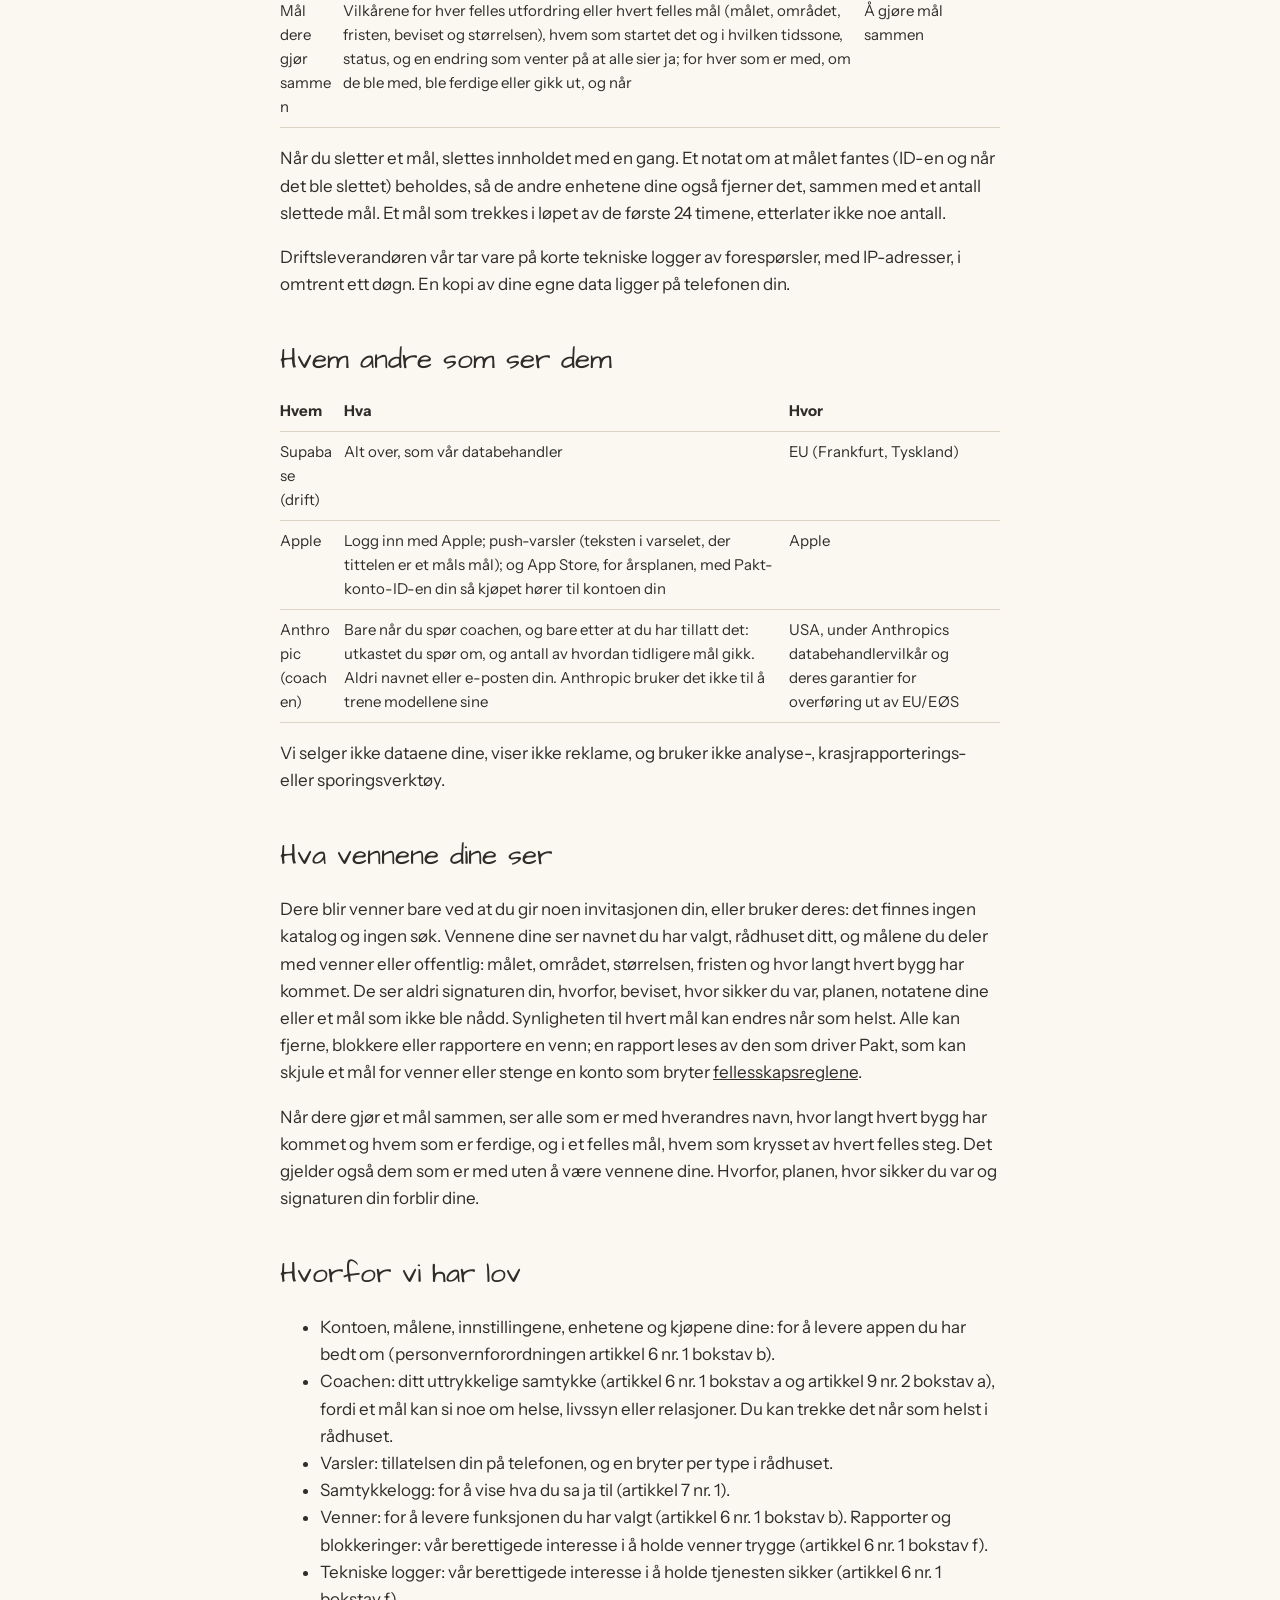
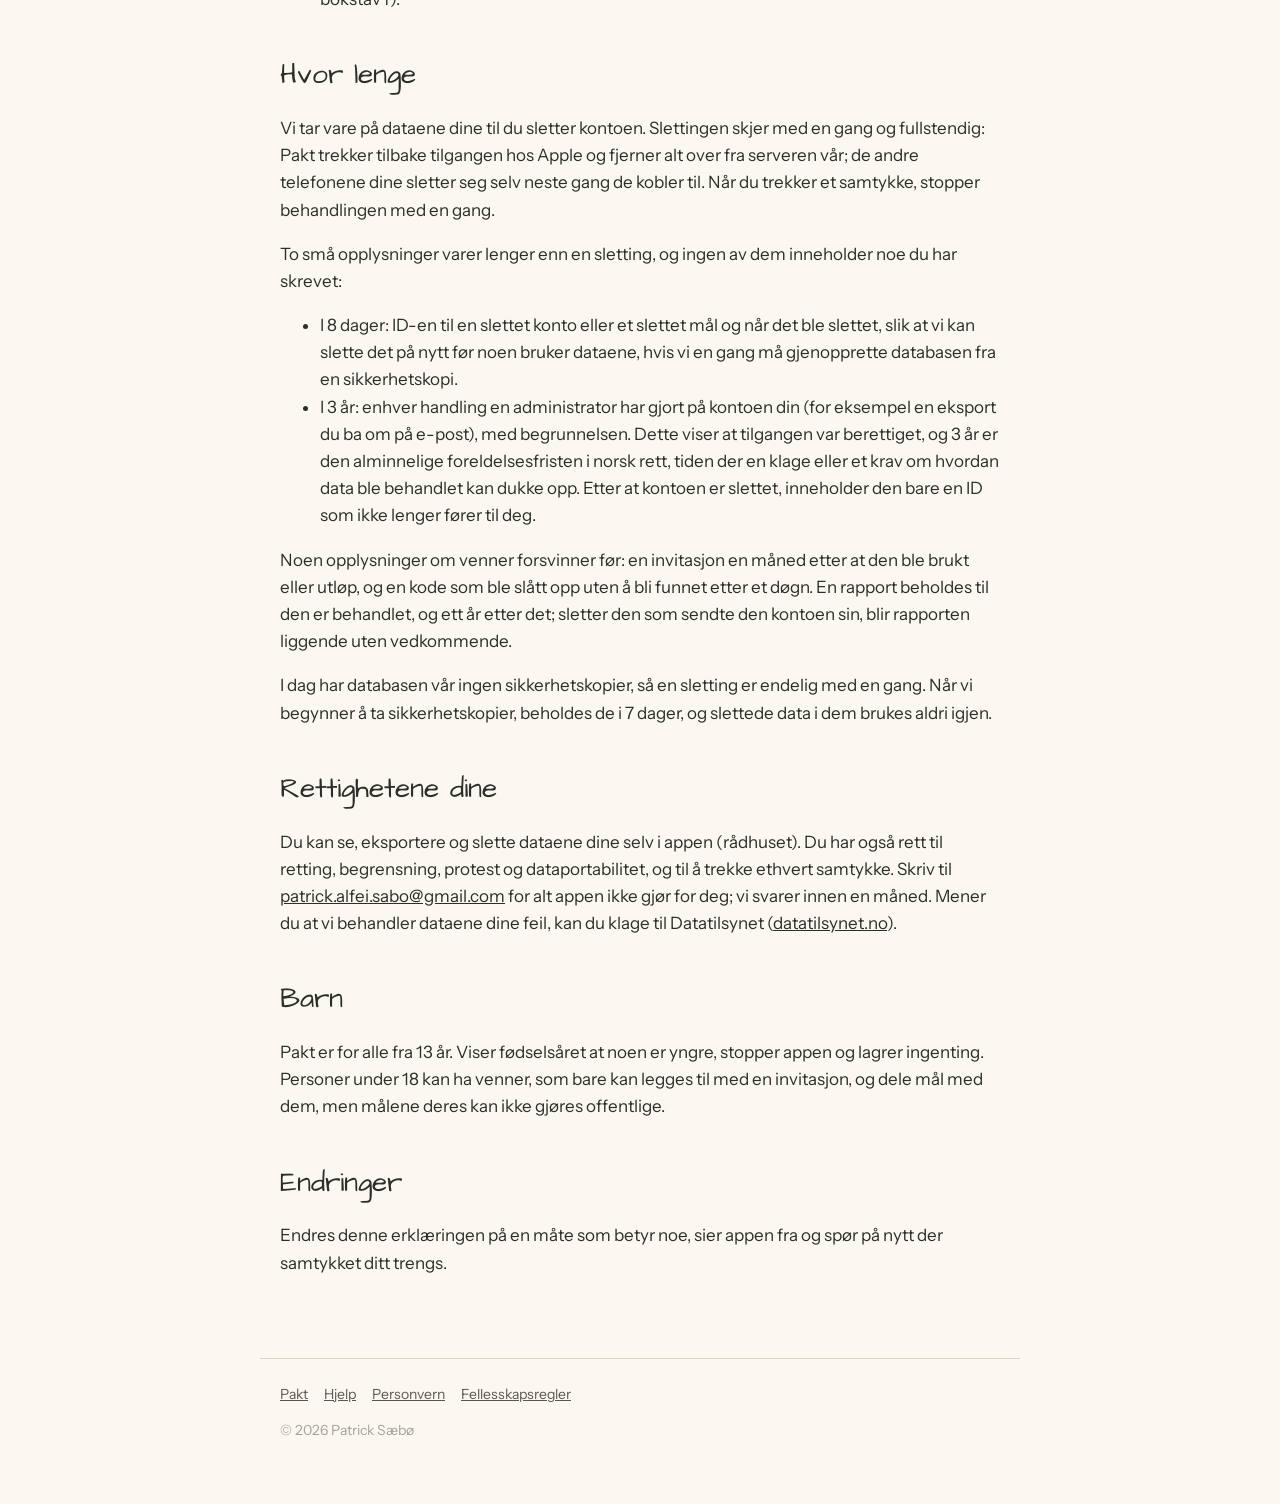
<file: nb/privacy.html>
<!doctype html>
<html lang="nb">
<head>
<meta charset="utf-8">
<meta name="viewport" content="width=device-width, initial-scale=1">
<title>Pakt: personvernerklæring</title>
<meta name="description" content="Hva Pakt lagrer, hvorfor, hvem andre som ser det, og rettighetene dine.">
<link rel="icon" href="../img/favicon.png">
<link rel="apple-touch-icon" href="../img/apple-touch-icon.png">
<link rel="preconnect" href="https://fonts.googleapis.com"><link rel="preconnect" href="https://fonts.gstatic.com" crossorigin><link href="https://fonts.googleapis.com/css2?family=Instrument+Sans:wght@400;600&display=swap" rel="stylesheet">
<link rel="stylesheet" href="../style.css">
</head>
<body>
<header class="top">
  <a class="brand" href="./"><img src="../img/icon.png" alt="">Pakt</a>
  <nav><a href="support.html">Hjelp</a><a href="privacy.html">Personvern</a><a href="../privacy.html" lang="en">English</a></nav>
</header>
<main>
<h1>Personvernerklæring</h1>
<p class="lead">Pakt er laget for å lagre så lite som mulig, i EU, uten reklame og uten sporing.</p>
<p class="note">Sist oppdatert 11. oktober 2026.</p>

<h2>Hvem som er ansvarlig</h2>
<p>Pakt er laget av Patrick Sæbø, Norge, som er behandlingsansvarlig for personopplysningene appen behandler. Kontakt: <a href="mailto:patrick.alfei.sabo@gmail.com">patrick.alfei.sabo@gmail.com</a>.</p>

<h2>Før du har en konto</h2>
<p>Pakt åpner uten konto. Utkastene, innstillingene og byen din blir på telefonen, og ingenting sendes til serveren vår, før du signerer den første kontrakten og logger inn med Apple.</p>

<h2>Hva vi lagrer</h2>
<table>
<tr><th>Data</th><th>Hva nøyaktig</th><th>Hvorfor</th></tr>
<tr><td>Konto</td><td>Apples bruker-ID for Pakt, e-postadressen Apple deler (som kan være Apples private videresendingsadresse), navnet ditt hvis du lar Apple dele det, og når kontoen ble opprettet</td><td>Innlogging, og å hente byen din på en ny telefon</td></tr>
<tr><td>Aldersgruppe</td><td>Under 13, 13 til 17, eller 18 og over, regnet ut fra fødselsåret. Vi tar ikke vare på året. Er du under 13, lagres ingenting</td><td>Pakt er for alle fra 13 år, og kjøp fungerer annerledes under 18</td></tr>
<tr><td>Målene dine</td><td>Kontraktene dine (mål, område, frist, hvorfor, bevis, hvor sikker du er, størrelse, plan), milepæler og vaner, innsjekkinger, ukentlige gjennomganger og notater, endringer og pauser, utfall og refleksjoner, den tegnede signaturen din, og hvor hvert bygg står</td><td>Selve appen, og den samme byen på alle enhetene dine</td></tr>
<tr><td>Utkast</td><td>Kontrakter du ikke har signert ennå, når du har en konto</td><td>Å fortsette på et utkast på en annen telefon</td></tr>
<tr><td>Innstillinger</td><td>Språk, tidssone, gjennomgangsdag, stille timer, hvilke varsler som er av, når appen sist ble åpnet, og veiene du har lagt til eller fjernet i byen din</td><td>Funksjonene de hører til</td></tr>
<tr><td>Enheter</td><td>En tilfeldig ID appen lager, plattform, appversjon og push-token</td><td>Synkronisering og varsler</td></tr>
<tr><td>Samtykker</td><td>Hver gang du gir eller trekker et samtykke: hva for, versjonen av teksten du så, appversjon, språk og tidspunkt</td><td>For å vise hva du sa ja til</td></tr>
<tr><td>Bruk av coachen</td><td>For hver gjennomgang: hvilket utkast, når, modellen og hvor lang teksten var (ingen tekst)</td><td>Den gratis månedsgrensen, og vern mot misbruk</td></tr>
<tr><td>Kjøp</td><td>Apples transaksjons-ID-er, produktet, status og når det utløper. Ingen betalingsopplysninger: Apple tar seg av betalingen</td><td>Å vite hvem som har årsplanen</td></tr>
<tr><td>Venner</td><td>Navnet du velger at venner skal se, nivået på rådhuset ditt, vennene dine og siden når, invitasjonene du har laget, de du har blokkert, og rapporter du har sendt eller som er sendt om deg</td><td>Venner, og å holde dem trygge</td></tr>
<tr><td>Mål dere gjør sammen</td><td>Vilkårene for hver felles utfordring eller hvert felles mål (målet, området, fristen, beviset og størrelsen), hvem som startet det og i hvilken tidssone, status, og en endring som venter på at alle sier ja; for hver som er med, om de ble med, ble ferdige eller gikk ut, og når</td><td>Å gjøre mål sammen</td></tr>
</table>
<p>Når du sletter et mål, slettes innholdet med en gang. Et notat om at målet fantes (ID-en og når det ble slettet) beholdes, så de andre enhetene dine også fjerner det, sammen med et antall slettede mål. Et mål som trekkes i løpet av de første 24 timene, etterlater ikke noe antall.</p>
<p>Driftsleverandøren vår tar vare på korte tekniske logger av forespørsler, med IP-adresser, i omtrent ett døgn. En kopi av dine egne data ligger på telefonen din.</p>

<h2>Hvem andre som ser dem</h2>
<table>
<tr><th>Hvem</th><th>Hva</th><th>Hvor</th></tr>
<tr><td>Supabase (drift)</td><td>Alt over, som vår databehandler</td><td>EU (Frankfurt, Tyskland)</td></tr>
<tr><td>Apple</td><td>Logg inn med Apple; push-varsler (teksten i varselet, der tittelen er et måls mål); og App Store, for årsplanen, med Pakt-konto-ID-en din så kjøpet hører til kontoen din</td><td>Apple</td></tr>
<tr><td>Anthropic (coachen)</td><td>Bare når du spør coachen, og bare etter at du har tillatt det: utkastet du spør om, og antall av hvordan tidligere mål gikk. Aldri navnet eller e-posten din. Anthropic bruker det ikke til å trene modellene sine</td><td>USA, under Anthropics databehandlervilkår og deres garantier for overføring ut av EU/EØS</td></tr>
</table>
<p>Vi selger ikke dataene dine, viser ikke reklame, og bruker ikke analyse-, krasjrapporterings- eller sporingsverktøy.</p>

<h2>Hva vennene dine ser</h2>
<p>Dere blir venner bare ved at du gir noen invitasjonen din, eller bruker deres: det finnes ingen katalog og ingen søk. Vennene dine ser navnet du har valgt, rådhuset ditt, og målene du deler med venner eller offentlig: målet, området, størrelsen, fristen og hvor langt hvert bygg har kommet. De ser aldri signaturen din, hvorfor, beviset, hvor sikker du var, planen, notatene dine eller et mål som ikke ble nådd. Synligheten til hvert mål kan endres når som helst. Alle kan fjerne, blokkere eller rapportere en venn; en rapport leses av den som driver Pakt, som kan skjule et mål for venner eller stenge en konto som bryter <a href="community.html">fellesskapsreglene</a>.</p>
<p>Når dere gjør et mål sammen, ser alle som er med hverandres navn, hvor langt hvert bygg har kommet og hvem som er ferdige, og i et felles mål, hvem som krysset av hvert felles steg. Det gjelder også dem som er med uten å være vennene dine. Hvorfor, planen, hvor sikker du var og signaturen din forblir dine.</p>

<h2>Hvorfor vi har lov</h2>
<ul>
<li>Kontoen, målene, innstillingene, enhetene og kjøpene dine: for å levere appen du har bedt om (personvernforordningen artikkel 6 nr. 1 bokstav b).</li>
<li>Coachen: ditt uttrykkelige samtykke (artikkel 6 nr. 1 bokstav a og artikkel 9 nr. 2 bokstav a), fordi et mål kan si noe om helse, livssyn eller relasjoner. Du kan trekke det når som helst i rådhuset.</li>
<li>Varsler: tillatelsen din på telefonen, og en bryter per type i rådhuset.</li>
<li>Samtykkelogg: for å vise hva du sa ja til (artikkel 7 nr. 1).</li>
<li>Venner: for å levere funksjonen du har valgt (artikkel 6 nr. 1 bokstav b). Rapporter og blokkeringer: vår berettigede interesse i å holde venner trygge (artikkel 6 nr. 1 bokstav f).</li>
<li>Tekniske logger: vår berettigede interesse i å holde tjenesten sikker (artikkel 6 nr. 1 bokstav f).</li>
</ul>

<h2>Hvor lenge</h2>
<p>Vi tar vare på dataene dine til du sletter kontoen. Slettingen skjer med en gang og fullstendig: Pakt trekker tilbake tilgangen hos Apple og fjerner alt over fra serveren vår; de andre telefonene dine sletter seg selv neste gang de kobler til. Når du trekker et samtykke, stopper behandlingen med en gang.</p>
<p>To små opplysninger varer lenger enn en sletting, og ingen av dem inneholder noe du har skrevet:</p>
<ul>
<li>I 8 dager: ID-en til en slettet konto eller et slettet mål og når det ble slettet, slik at vi kan slette det på nytt før noen bruker dataene, hvis vi en gang må gjenopprette databasen fra en sikkerhetskopi.</li>
<li>I 3 år: enhver handling en administrator har gjort på kontoen din (for eksempel en eksport du ba om på e-post), med begrunnelsen. Dette viser at tilgangen var berettiget, og 3 år er den alminnelige foreldelsesfristen i norsk rett, tiden der en klage eller et krav om hvordan data ble behandlet kan dukke opp. Etter at kontoen er slettet, inneholder den bare en ID som ikke lenger fører til deg.</li>
</ul>
<p>Noen opplysninger om venner forsvinner før: en invitasjon en måned etter at den ble brukt eller utløp, og en kode som ble slått opp uten å bli funnet etter et døgn. En rapport beholdes til den er behandlet, og ett år etter det; sletter den som sendte den kontoen sin, blir rapporten liggende uten vedkommende.</p>
<p>I dag har databasen vår ingen sikkerhetskopier, så en sletting er endelig med en gang. Når vi begynner å ta sikkerhetskopier, beholdes de i 7 dager, og slettede data i dem brukes aldri igjen.</p>

<h2>Rettighetene dine</h2>
<p>Du kan se, eksportere og slette dataene dine selv i appen (rådhuset). Du har også rett til retting, begrensning, protest og dataportabilitet, og til å trekke ethvert samtykke. Skriv til <a href="mailto:patrick.alfei.sabo@gmail.com">patrick.alfei.sabo@gmail.com</a> for alt appen ikke gjør for deg; vi svarer innen en måned. Mener du at vi behandler dataene dine feil, kan du klage til Datatilsynet (<a href="https://www.datatilsynet.no">datatilsynet.no</a>).</p>

<h2>Barn</h2>
<p>Pakt er for alle fra 13 år. Viser fødselsåret at noen er yngre, stopper appen og lagrer ingenting. Personer under 18 kan ha venner, som bare kan legges til med en invitasjon, og dele mål med dem, men målene deres kan ikke gjøres offentlige.</p>

<h2>Endringer</h2>
<p>Endres denne erklæringen på en måte som betyr noe, sier appen fra og spør på nytt der samtykket ditt trengs.</p>
</main>
<footer>
  <a href="./">Pakt</a><a href="support.html">Hjelp</a><a href="privacy.html">Personvern</a><a href="community.html">Fellesskapsregler</a>
  <p>© 2026 Patrick Sæbø</p>
</footer>
</body>
</html>
</file>
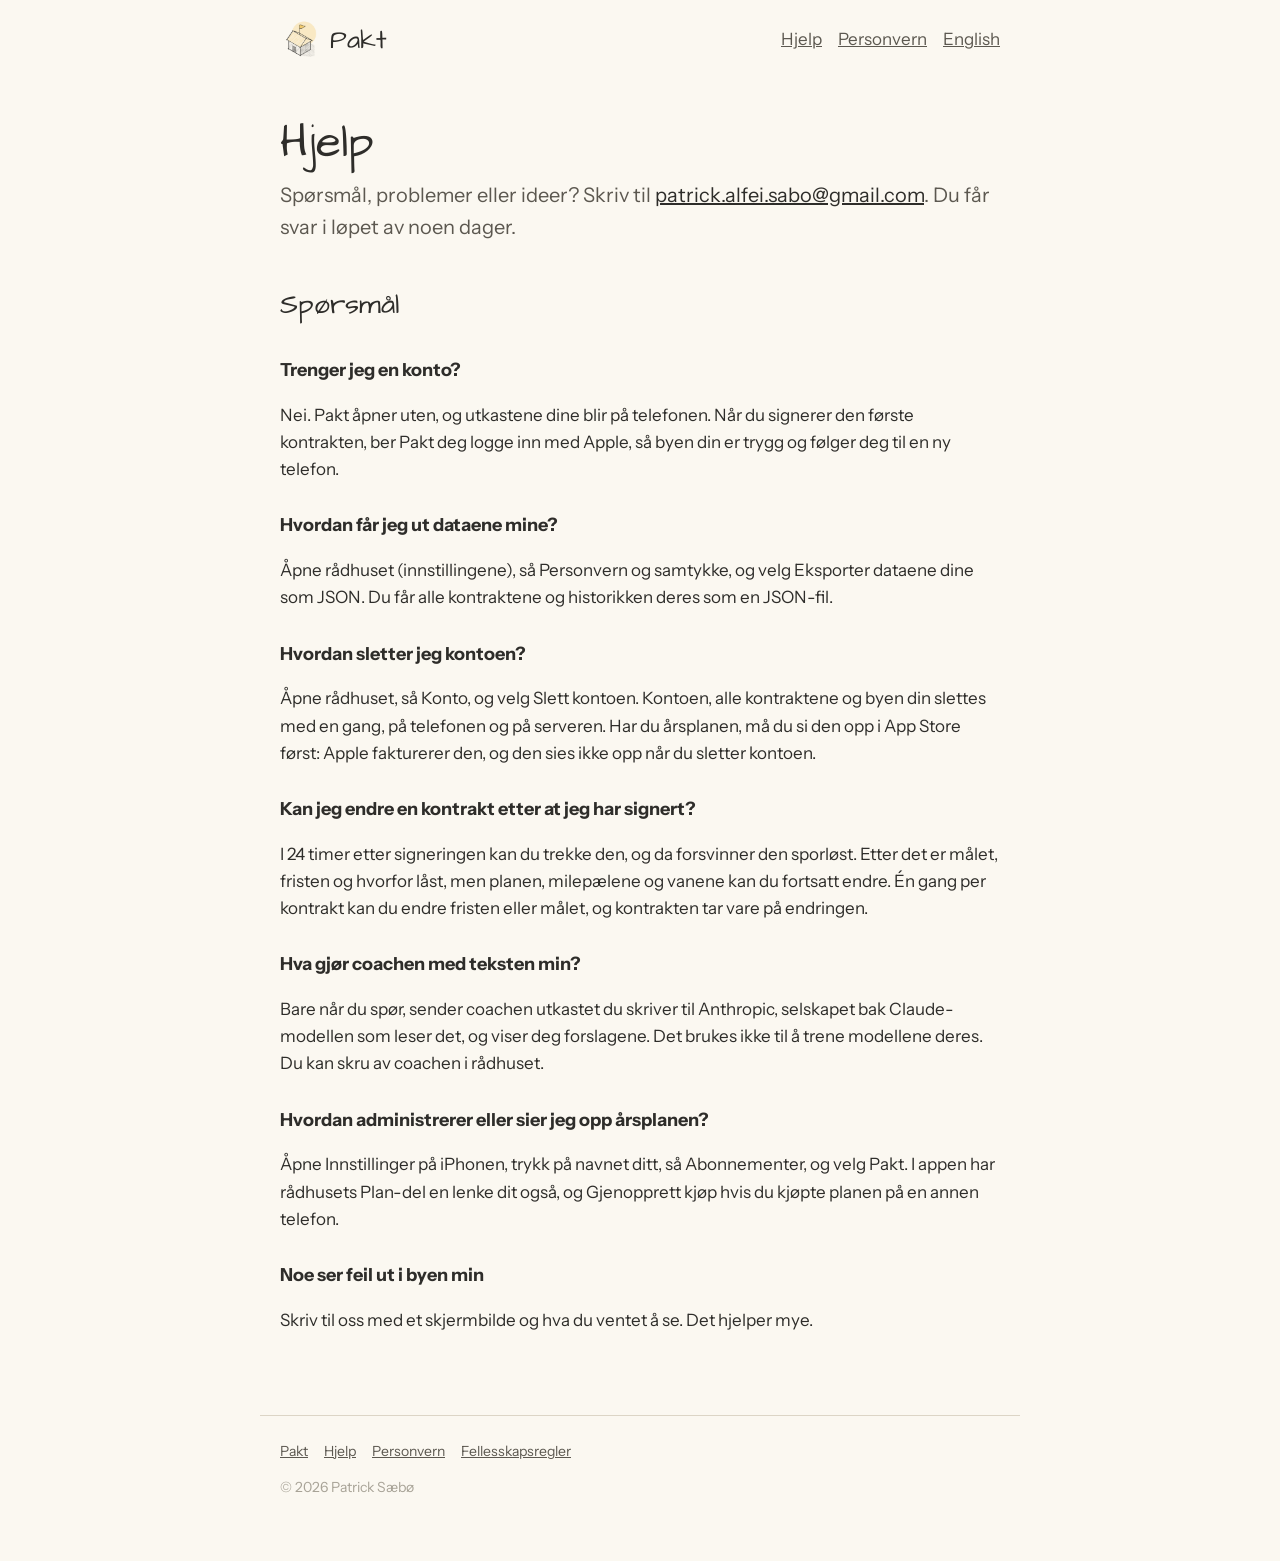
<file: nb/support.html>
<!doctype html>
<html lang="nb">
<head>
<meta charset="utf-8">
<meta name="viewport" content="width=device-width, initial-scale=1">
<title>Pakt: hjelp</title>
<meta name="description" content="Hjelp med Pakt: kontoen, dataene dine, coachen og årsplanen.">
<link rel="icon" href="../img/favicon.png">
<link rel="apple-touch-icon" href="../img/apple-touch-icon.png">
<link rel="preconnect" href="https://fonts.googleapis.com"><link rel="preconnect" href="https://fonts.gstatic.com" crossorigin><link href="https://fonts.googleapis.com/css2?family=Instrument+Sans:wght@400;600&display=swap" rel="stylesheet">
<link rel="stylesheet" href="../style.css">
</head>
<body>
<header class="top">
  <a class="brand" href="./"><img src="../img/icon.png" alt="">Pakt</a>
  <nav><a href="support.html">Hjelp</a><a href="privacy.html">Personvern</a><a href="../support.html" lang="en">English</a></nav>
</header>
<main>
<h1>Hjelp</h1>
<p class="lead">Spørsmål, problemer eller ideer? Skriv til <a href="mailto:patrick.alfei.sabo@gmail.com">patrick.alfei.sabo@gmail.com</a>. Du får svar i løpet av noen dager.</p>
<h2>Spørsmål</h2>
<h3>Trenger jeg en konto?</h3>
<p>Nei. Pakt åpner uten, og utkastene dine blir på telefonen. Når du signerer den første kontrakten, ber Pakt deg logge inn med Apple, så byen din er trygg og følger deg til en ny telefon.</p>
<h3>Hvordan får jeg ut dataene mine?</h3>
<p>Åpne rådhuset (innstillingene), så Personvern og samtykke, og velg Eksporter dataene dine som JSON. Du får alle kontraktene og historikken deres som en JSON-fil.</p>
<h3>Hvordan sletter jeg kontoen?</h3>
<p>Åpne rådhuset, så Konto, og velg Slett kontoen. Kontoen, alle kontraktene og byen din slettes med en gang, på telefonen og på serveren. Har du årsplanen, må du si den opp i App Store først: Apple fakturerer den, og den sies ikke opp når du sletter kontoen.</p>
<h3>Kan jeg endre en kontrakt etter at jeg har signert?</h3>
<p>I 24 timer etter signeringen kan du trekke den, og da forsvinner den sporløst. Etter det er målet, fristen og hvorfor låst, men planen, milepælene og vanene kan du fortsatt endre. Én gang per kontrakt kan du endre fristen eller målet, og kontrakten tar vare på endringen.</p>
<h3>Hva gjør coachen med teksten min?</h3>
<p>Bare når du spør, sender coachen utkastet du skriver til Anthropic, selskapet bak Claude-modellen som leser det, og viser deg forslagene. Det brukes ikke til å trene modellene deres. Du kan skru av coachen i rådhuset.</p>
<h3>Hvordan administrerer eller sier jeg opp årsplanen?</h3>
<p>Åpne Innstillinger på iPhonen, trykk på navnet ditt, så Abonnementer, og velg Pakt. I appen har rådhusets Plan-del en lenke dit også, og Gjenopprett kjøp hvis du kjøpte planen på en annen telefon.</p>
<h3>Noe ser feil ut i byen min</h3>
<p>Skriv til oss med et skjermbilde og hva du ventet å se. Det hjelper mye.</p>
</main>
<footer>
  <a href="./">Pakt</a><a href="support.html">Hjelp</a><a href="privacy.html">Personvern</a><a href="community.html">Fellesskapsregler</a>
  <p>© 2026 Patrick Sæbø</p>
</footer>
</body>
</html>
</file>
<file: style.css>
@font-face {
  font-family: "Pakt Hand";
  src: url("fonts/ArchitectsDaughter_400Regular.ttf") format("truetype");
  font-display: swap;
}

:root {
  --paper: #fbf8f1;
  --surface: #fffdf8;
  --ink: #2e2d2a;
  --secondary: #5c5850;
  --muted: #a8a397;
  --hairline: #dcd5c6;
  --yellow: #f2c14e;
}

@media (prefers-color-scheme: dark) {
  :root {
    --paper: #22211e;
    --surface: #2b2a26;
    --ink: #ede7da;
    --secondary: #b3ad9f;
    --muted: #857f72;
    --hairline: #45423b;
  }
}

* {
  box-sizing: border-box;
}

body {
  margin: 0;
  background: var(--paper);
  color: var(--ink);
  font: 17px/1.6 "Instrument Sans", -apple-system, BlinkMacSystemFont, sans-serif;
}

main {
  max-width: 760px;
  margin: 0 auto;
  padding: 32px 20px 64px;
}

header.top {
  display: flex;
  align-items: center;
  justify-content: space-between;
  max-width: 760px;
  margin: 0 auto;
  padding: 20px 20px 0;
}

header.top a.brand {
  display: flex;
  align-items: center;
  gap: 10px;
  color: var(--ink);
  text-decoration: none;
  font: 26px "Pakt Hand", cursive;
}

header.top img {
  width: 40px;
  height: 40px;
  border-radius: 9px;
}

nav a,
footer a {
  color: var(--secondary);
  margin-left: 16px;
}

h1,
h2,
.hand {
  font-family: "Pakt Hand", cursive;
  font-weight: 400;
  overflow-wrap: break-word;
  hyphens: auto;
}

h1 {
  font-size: 46px;
  line-height: 1.2;
  margin: 24px 0 8px;
}

h2 {
  font-size: 28px;
  margin: 40px 0 8px;
}

h3 {
  font-size: 18px;
  margin: 28px 0 4px;
}

mark {
  background: linear-gradient(transparent 62%, var(--yellow) 62%, var(--yellow) 88%, transparent 88%);
  color: inherit;
}

p.lead {
  font-size: 20px;
  color: var(--secondary);
  margin-top: 0;
}

.hero {
  text-align: center;
}

.hero img.icon {
  width: 128px;
  height: 128px;
  border-radius: 29px;
  box-shadow: 2px 3px 0 rgba(46, 45, 42, 0.15);
}

.gallery {
  width: 100vw;
  margin-left: calc(50% - 50vw);
  overflow-x: auto;
  padding: 24px 0;
}

.gallery img {
  display: block;
  height: 560px;
  width: auto;
  margin: 0 auto;
}

.badge {
  display: inline-block;
  margin-top: 16px;
  padding: 12px 24px;
  border: 2px solid var(--ink);
  border-radius: 31px 35px 30px 34px / 35px 30px 34px 31px;
  background: var(--yellow);
  color: #2e2d2a;
  font-weight: 600;
  text-decoration: none;
}

.features {
  display: grid;
  grid-template-columns: repeat(auto-fit, minmax(210px, 1fr));
  gap: 16px;
  margin-top: 16px;
}

.features div {
  background: var(--surface);
  border: 1.5px solid var(--hairline);
  border-radius: 16px 20px 14px 22px / 20px 14px 22px 16px;
  padding: 16px 20px;
}

.features h3 {
  margin-top: 0;
  font-family: "Pakt Hand", cursive;
  font-weight: 400;
  font-size: 22px;
}

.note {
  color: var(--secondary);
  font-size: 15px;
}

table {
  border-collapse: collapse;
  width: 100%;
  font-size: 15px;
}

th,
td {
  overflow-wrap: anywhere;
  text-align: left;
  vertical-align: top;
  padding: 8px 10px 8px 0;
  border-bottom: 1px solid var(--hairline);
}

footer {
  max-width: 760px;
  margin: 0 auto;
  padding: 24px 20px 48px;
  border-top: 1px solid var(--hairline);
  color: var(--muted);
  font-size: 14px;
}

footer a {
  margin: 0 16px 0 0;
}

a {
  color: var(--ink);
}

@media (max-width: 600px) {
  h1 {
    font-size: 30px;
  }

  h2 {
    font-size: 24px;
  }

  table {
    font-size: 14px;
  }

  .gallery img {
    height: 420px;
  }
}
</file>
